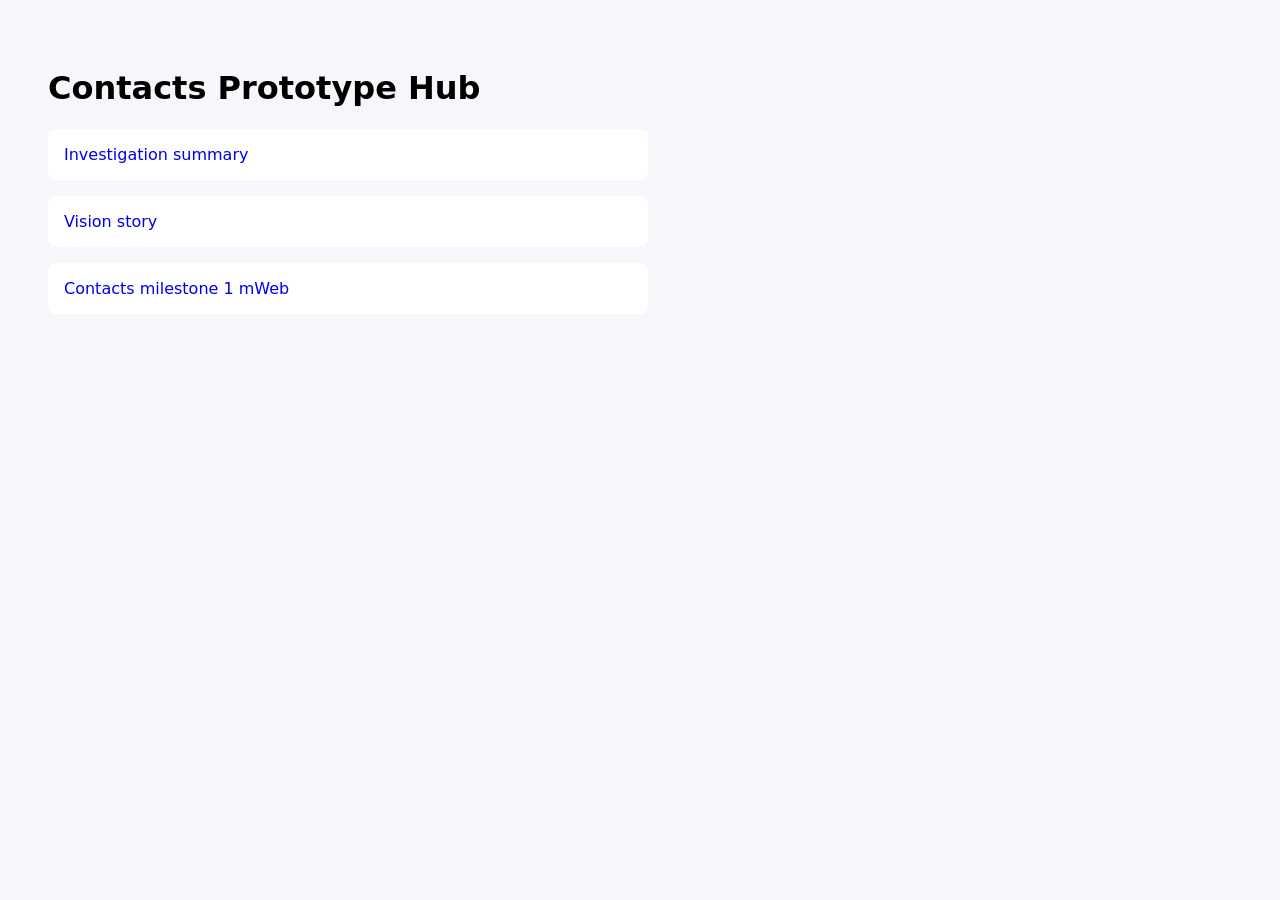
<file: index.html>
<!DOCTYPE html>
<html>
<head>
  <title>Contacts Prototype Hub</title>
  <meta name="viewport" content="width=device-width, initial-scale=1" />
</head>
<body style="font-family: system-ui; padding: 40px; background:#f5f7fa;">

  <h1>Contacts Prototype Hub</h1>

  <div style="display:grid; gap:16px; max-width:600px;">

    <a href="/contacts-prototype-gh-pages/contacts-investigation/" 
       style="padding:16px; background:white; border-radius:8px; text-decoration:none;">
      Investigation summary
    </a>

    <a href="/contacts-prototype-gh-pages/contacts-vision-viewer.html" 
       style="padding:16px; background:white; border-radius:8px; text-decoration:none;">
      Vision story
    </a>

    <a href="/contacts-prototype-gh-pages/prototype-m1-mobile.html" 
       style="padding:16px; background:white; border-radius:8px; text-decoration:none;">
      Contacts milestone 1 mWeb
    </a>

  </div>

</body>
</html>
</file>
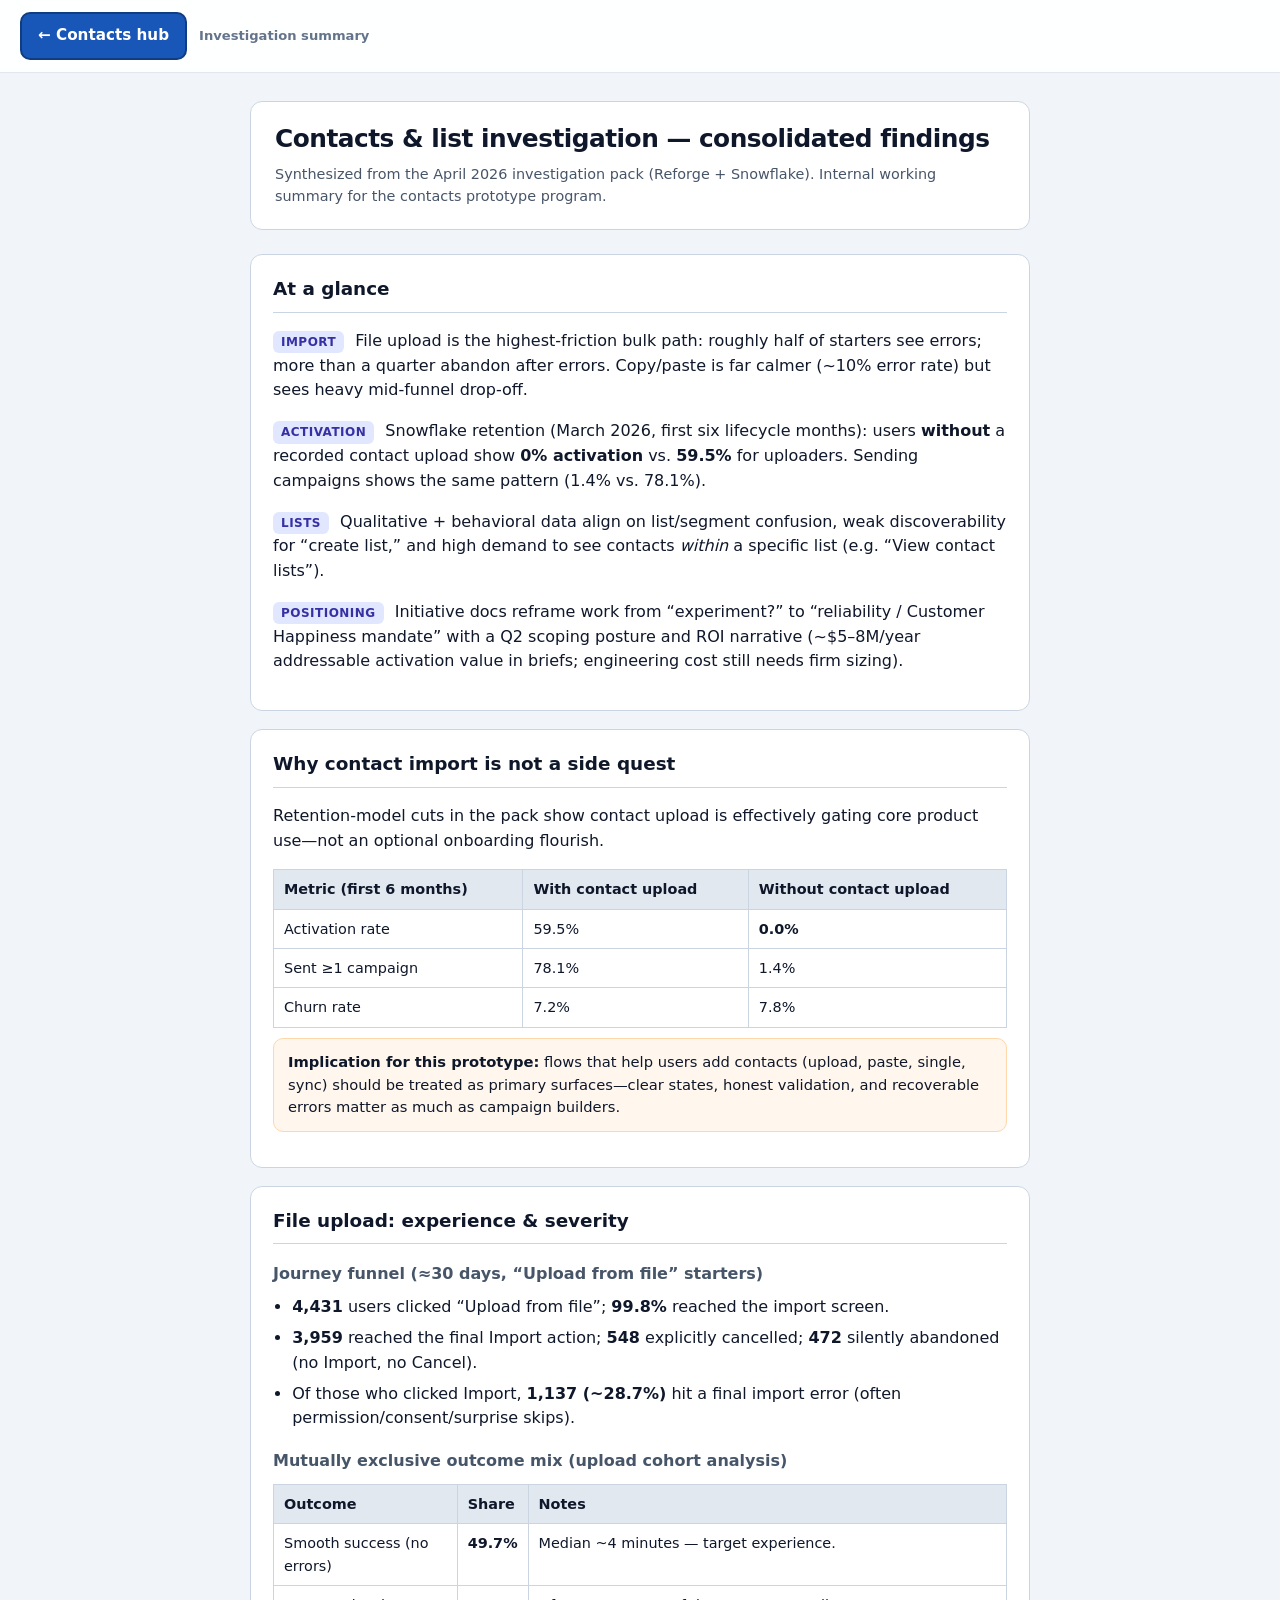
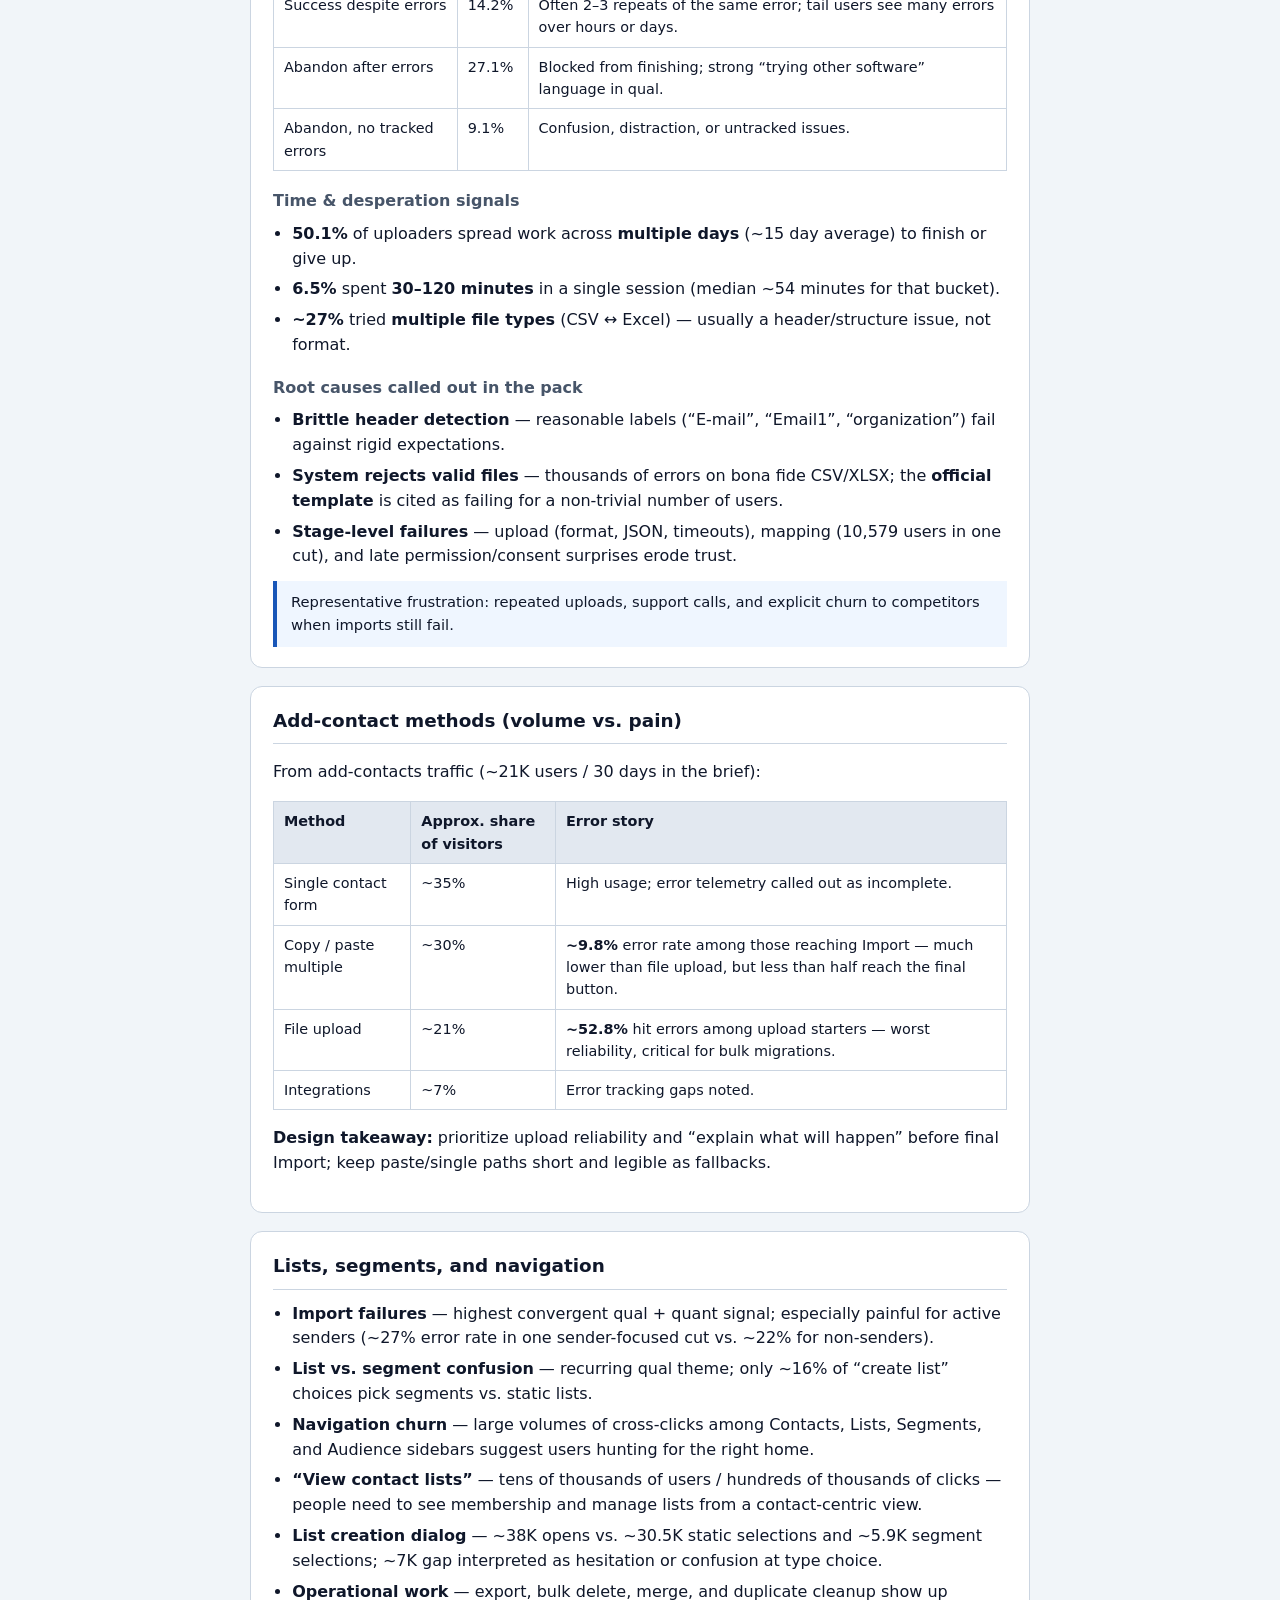
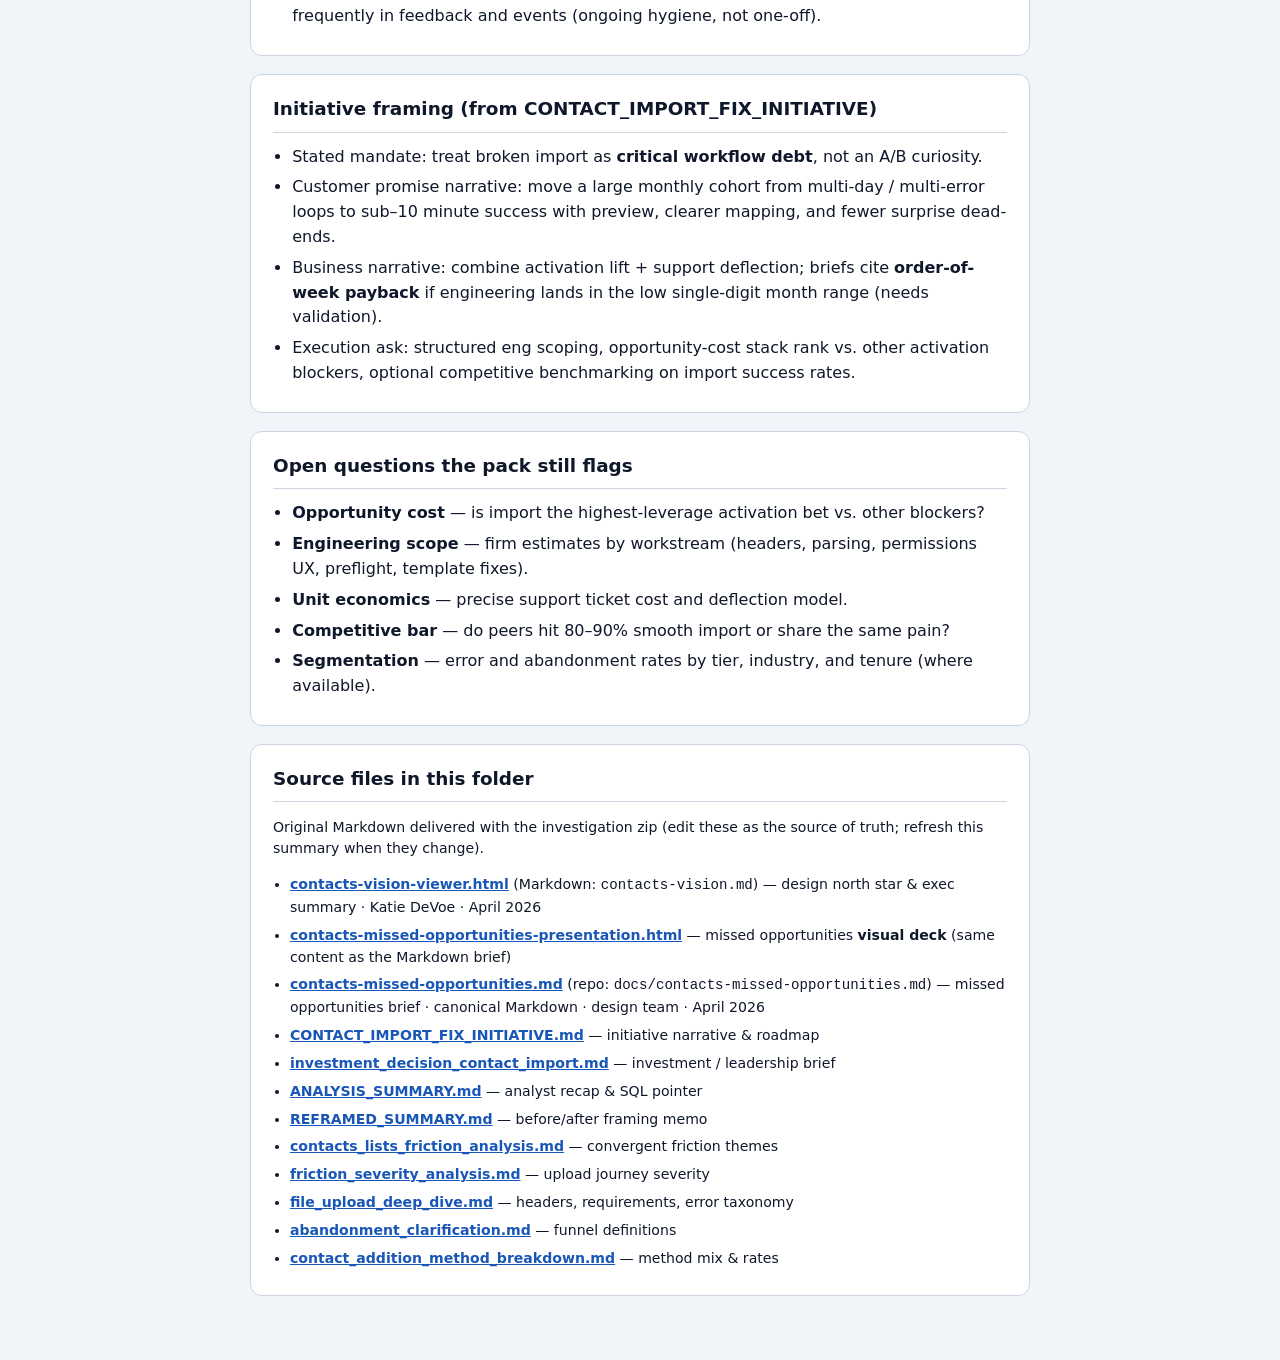
<file: contacts-investigation/index.html>
<!DOCTYPE html>
<html lang="en">
<head>
  <meta charset="utf-8" />
  <meta name="viewport" content="width=device-width, initial-scale=1" />
  <title>Contacts &amp; list investigation — hub summary</title>
  <link rel="stylesheet" href="../hub-subpage.css" />
  <style>
    :root {
      --ink: #0f172a;
      --muted: #475569;
      --line: #cbd5e1;
      --bg: #f1f5f9;
      --card: #ffffff;
      --accent: #1856b8;
      --danger: #b91c1c;
      --ok: #047857;
    }
    * { box-sizing: border-box; }
    body {
      margin: 0;
      font-family: system-ui, -apple-system, "Segoe UI", Roboto, sans-serif;
      font-size: 16px;
      line-height: 1.55;
      color: var(--ink);
      background: var(--bg);
    }
    .wrap {
      max-width: 820px;
      margin: 0 auto;
      padding: 28px 20px 48px;
    }
    header.doc-head {
      background: var(--card);
      border: 1px solid var(--line);
      border-radius: 12px;
      padding: 22px 24px;
      margin-bottom: 24px;
    }
    header.doc-head h1 {
      margin: 0 0 8px;
      font-size: 1.55rem;
      line-height: 1.25;
      letter-spacing: -0.02em;
    }
    header.doc-head .meta {
      margin: 0;
      font-size: 0.9rem;
      color: var(--muted);
    }
    section {
      background: var(--card);
      border: 1px solid var(--line);
      border-radius: 12px;
      padding: 20px 22px;
      margin-bottom: 18px;
    }
    section h2 {
      margin: 0 0 12px;
      font-size: 1.15rem;
      border-bottom: 1px solid var(--line);
      padding-bottom: 8px;
    }
    section h3 {
      margin: 18px 0 8px;
      font-size: 1rem;
      color: var(--muted);
    }
    ul { margin: 8px 0 0; padding-left: 1.2em; }
    li { margin-bottom: 6px; }
    table {
      width: 100%;
      border-collapse: collapse;
      font-size: 0.9rem;
      margin: 10px 0 0;
    }
    th, td {
      border: 1px solid var(--line);
      padding: 8px 10px;
      text-align: left;
      vertical-align: top;
    }
    th { background: #e2e8f0; font-weight: 700; }
    blockquote {
      margin: 12px 0 0;
      padding: 10px 14px;
      border-left: 4px solid var(--accent);
      background: #eff6ff;
      font-size: 0.92rem;
      color: var(--ink);
    }
    .tag {
      display: inline-block;
      font-size: 0.75rem;
      font-weight: 700;
      text-transform: uppercase;
      letter-spacing: 0.04em;
      padding: 2px 8px;
      border-radius: 6px;
      background: #e0e7ff;
      color: #3730a3;
      margin-right: 6px;
    }
    .sources {
      font-size: 0.88rem;
    }
    .sources a {
      color: var(--accent);
      font-weight: 600;
    }
    .callout {
      padding: 12px 14px;
      border-radius: 10px;
      background: #fff7ed;
      border: 1px solid #fed7aa;
      font-size: 0.92rem;
      margin-top: 10px;
    }
  </style>
</head>
<body>
  <nav class="hub-subpage-nav" aria-label="Hub">
    <a class="hub-subpage-nav__back" href="../index.html#hub">← Contacts hub</a>
    <span class="hub-subpage-nav__meta">Investigation summary</span>
  </nav>
  <div class="wrap">
    <header class="doc-head">
      <h1>Contacts &amp; list investigation — consolidated findings</h1>
      <p class="meta">Synthesized from the April 2026 investigation pack (Reforge + Snowflake). Internal working summary for the contacts prototype program.</p>
    </header>

    <section aria-labelledby="h-at-glance">
      <h2 id="h-at-glance">At a glance</h2>
      <p><span class="tag">Import</span> File upload is the highest-friction bulk path: roughly half of starters see errors; more than a quarter abandon after errors. Copy/paste is far calmer (~10% error rate) but sees heavy mid-funnel drop-off.</p>
      <p><span class="tag">Activation</span> Snowflake retention (March 2026, first six lifecycle months): users <strong>without</strong> a recorded contact upload show <strong>0% activation</strong> vs. <strong>59.5%</strong> for uploaders. Sending campaigns shows the same pattern (1.4% vs. 78.1%).</p>
      <p><span class="tag">Lists</span> Qualitative + behavioral data align on list/segment confusion, weak discoverability for “create list,” and high demand to see contacts <em>within</em> a specific list (e.g. “View contact lists”).</p>
      <p><span class="tag">Positioning</span> Initiative docs reframe work from “experiment?” to “reliability / Customer Happiness mandate” with a Q2 scoping posture and ROI narrative (~$5–8M/year addressable activation value in briefs; engineering cost still needs firm sizing).</p>
    </section>

    <section aria-labelledby="h-activation">
      <h2 id="h-activation">Why contact import is not a side quest</h2>
      <p>Retention-model cuts in the pack show contact upload is effectively gating core product use—not an optional onboarding flourish.</p>
      <table>
        <thead>
          <tr>
            <th scope="col">Metric (first 6 months)</th>
            <th scope="col">With contact upload</th>
            <th scope="col">Without contact upload</th>
          </tr>
        </thead>
        <tbody>
          <tr><td>Activation rate</td><td>59.5%</td><td><strong>0.0%</strong></td></tr>
          <tr><td>Sent ≥1 campaign</td><td>78.1%</td><td>1.4%</td></tr>
          <tr><td>Churn rate</td><td>7.2%</td><td>7.8%</td></tr>
        </tbody>
      </table>
      <p class="callout"><strong>Implication for this prototype:</strong> flows that help users add contacts (upload, paste, single, sync) should be treated as primary surfaces—clear states, honest validation, and recoverable errors matter as much as campaign builders.</p>
    </section>

    <section aria-labelledby="h-upload">
      <h2 id="h-upload">File upload: experience &amp; severity</h2>
      <h3>Journey funnel (≈30 days, “Upload from file” starters)</h3>
      <ul>
        <li><strong>4,431</strong> users clicked “Upload from file”; <strong>99.8%</strong> reached the import screen.</li>
        <li><strong>3,959</strong> reached the final Import action; <strong>548</strong> explicitly cancelled; <strong>472</strong> silently abandoned (no Import, no Cancel).</li>
        <li>Of those who clicked Import, <strong>1,137 (~28.7%)</strong> hit a final import error (often permission/consent/surprise skips).</li>
      </ul>
      <h3>Mutually exclusive outcome mix (upload cohort analysis)</h3>
      <table>
        <thead>
          <tr><th>Outcome</th><th>Share</th><th>Notes</th></tr>
        </thead>
        <tbody>
          <tr><td>Smooth success (no errors)</td><td><strong>49.7%</strong></td><td>Median ~4 minutes — target experience.</td></tr>
          <tr><td>Success despite errors</td><td>14.2%</td><td>Often 2–3 repeats of the same error; tail users see many errors over hours or days.</td></tr>
          <tr><td>Abandon after errors</td><td>27.1%</td><td>Blocked from finishing; strong “trying other software” language in qual.</td></tr>
          <tr><td>Abandon, no tracked errors</td><td>9.1%</td><td>Confusion, distraction, or untracked issues.</td></tr>
        </tbody>
      </table>
      <h3>Time &amp; desperation signals</h3>
      <ul>
        <li><strong>50.1%</strong> of uploaders spread work across <strong>multiple days</strong> (~15 day average) to finish or give up.</li>
        <li><strong>6.5%</strong> spent <strong>30–120 minutes</strong> in a single session (median ~54 minutes for that bucket).</li>
        <li><strong>~27%</strong> tried <strong>multiple file types</strong> (CSV ↔ Excel) — usually a header/structure issue, not format.</li>
      </ul>
      <h3>Root causes called out in the pack</h3>
      <ul>
        <li><strong>Brittle header detection</strong> — reasonable labels (“E-mail”, “Email1”, “organization”) fail against rigid expectations.</li>
        <li><strong>System rejects valid files</strong> — thousands of errors on bona fide CSV/XLSX; the <strong>official template</strong> is cited as failing for a non-trivial number of users.</li>
        <li><strong>Stage-level failures</strong> — upload (format, JSON, timeouts), mapping (10,579 users in one cut), and late permission/consent surprises erode trust.</li>
      </ul>
      <blockquote>Representative frustration: repeated uploads, support calls, and explicit churn to competitors when imports still fail.</blockquote>
    </section>

    <section aria-labelledby="h-methods">
      <h2 id="h-methods">Add-contact methods (volume vs. pain)</h2>
      <p>From add-contacts traffic (~21K users / 30 days in the brief):</p>
      <table>
        <thead>
          <tr><th>Method</th><th>Approx. share of visitors</th><th>Error story</th></tr>
        </thead>
        <tbody>
          <tr><td>Single contact form</td><td>~35%</td><td>High usage; error telemetry called out as incomplete.</td></tr>
          <tr><td>Copy / paste multiple</td><td>~30%</td><td><strong>~9.8%</strong> error rate among those reaching Import — much lower than file upload, but less than half reach the final button.</td></tr>
          <tr><td>File upload</td><td>~21%</td><td><strong>~52.8%</strong> hit errors among upload starters — worst reliability, critical for bulk migrations.</td></tr>
          <tr><td>Integrations</td><td>~7%</td><td>Error tracking gaps noted.</td></tr>
        </tbody>
      </table>
      <p><strong>Design takeaway:</strong> prioritize upload reliability and “explain what will happen” before final Import; keep paste/single paths short and legible as fallbacks.</p>
    </section>

    <section aria-labelledby="h-lists">
      <h2 id="h-lists">Lists, segments, and navigation</h2>
      <ul>
        <li><strong>Import failures</strong> — highest convergent qual + quant signal; especially painful for active senders (~27% error rate in one sender-focused cut vs. ~22% for non-senders).</li>
        <li><strong>List vs. segment confusion</strong> — recurring qual theme; only ~16% of “create list” choices pick segments vs. static lists.</li>
        <li><strong>Navigation churn</strong> — large volumes of cross-clicks among Contacts, Lists, Segments, and Audience sidebars suggest users hunting for the right home.</li>
        <li><strong>“View contact lists”</strong> — tens of thousands of users / hundreds of thousands of clicks — people need to see membership and manage lists from a contact-centric view.</li>
        <li><strong>List creation dialog</strong> — ~38K opens vs. ~30.5K static selections and ~5.9K segment selections; ~7K gap interpreted as hesitation or confusion at type choice.</li>
        <li><strong>Operational work</strong> — export, bulk delete, merge, and duplicate cleanup show up frequently in feedback and events (ongoing hygiene, not one-off).</li>
      </ul>
    </section>

    <section aria-labelledby="h-initiative">
      <h2 id="h-initiative">Initiative framing (from CONTACT_IMPORT_FIX_INITIATIVE)</h2>
      <ul>
        <li>Stated mandate: treat broken import as <strong>critical workflow debt</strong>, not an A/B curiosity.</li>
        <li>Customer promise narrative: move a large monthly cohort from multi-day / multi-error loops to sub–10 minute success with preview, clearer mapping, and fewer surprise dead-ends.</li>
        <li>Business narrative: combine activation lift + support deflection; briefs cite <strong>order-of-week payback</strong> if engineering lands in the low single-digit month range (needs validation).</li>
        <li>Execution ask: structured eng scoping, opportunity-cost stack rank vs. other activation blockers, optional competitive benchmarking on import success rates.</li>
      </ul>
    </section>

    <section aria-labelledby="h-gaps">
      <h2 id="h-gaps">Open questions the pack still flags</h2>
      <ul>
        <li><strong>Opportunity cost</strong> — is import the highest-leverage activation bet vs. other blockers?</li>
        <li><strong>Engineering scope</strong> — firm estimates by workstream (headers, parsing, permissions UX, preflight, template fixes).</li>
        <li><strong>Unit economics</strong> — precise support ticket cost and deflection model.</li>
        <li><strong>Competitive bar</strong> — do peers hit 80–90% smooth import or share the same pain?</li>
        <li><strong>Segmentation</strong> — error and abandonment rates by tier, industry, and tenure (where available).</li>
      </ul>
    </section>

    <section class="sources" aria-labelledby="h-sources">
      <h2 id="h-sources">Source files in this folder</h2>
      <p>Original Markdown delivered with the investigation zip (edit these as the source of truth; refresh this summary when they change).</p>
      <ul>
        <li><a href="../contacts-vision-viewer.html">contacts-vision-viewer.html</a> (Markdown: <code>contacts-vision.md</code>) — design north star &amp; exec summary · Katie DeVoe · April 2026</li>
        <li><a href="../contacts-missed-opportunities-presentation.html">contacts-missed-opportunities-presentation.html</a> — missed opportunities <strong>visual deck</strong> (same content as the Markdown brief)</li>
        <li><a href="../contacts-missed-opportunities.md">contacts-missed-opportunities.md</a> (repo: <code>docs/contacts-missed-opportunities.md</code>) — missed opportunities brief · canonical Markdown · design team · April 2026</li>
        <li><a href="./CONTACT_IMPORT_FIX_INITIATIVE.md">CONTACT_IMPORT_FIX_INITIATIVE.md</a> — initiative narrative &amp; roadmap</li>
        <li><a href="./investment_decision_contact_import.md">investment_decision_contact_import.md</a> — investment / leadership brief</li>
        <li><a href="./ANALYSIS_SUMMARY.md">ANALYSIS_SUMMARY.md</a> — analyst recap &amp; SQL pointer</li>
        <li><a href="./REFRAMED_SUMMARY.md">REFRAMED_SUMMARY.md</a> — before/after framing memo</li>
        <li><a href="./contacts_lists_friction_analysis.md">contacts_lists_friction_analysis.md</a> — convergent friction themes</li>
        <li><a href="./friction_severity_analysis.md">friction_severity_analysis.md</a> — upload journey severity</li>
        <li><a href="./file_upload_deep_dive.md">file_upload_deep_dive.md</a> — headers, requirements, error taxonomy</li>
        <li><a href="./abandonment_clarification.md">abandonment_clarification.md</a> — funnel definitions</li>
        <li><a href="./contact_addition_method_breakdown.md">contact_addition_method_breakdown.md</a> — method mix &amp; rates</li>
      </ul>
    </section>
  </div>
</body>
</html>
</file>
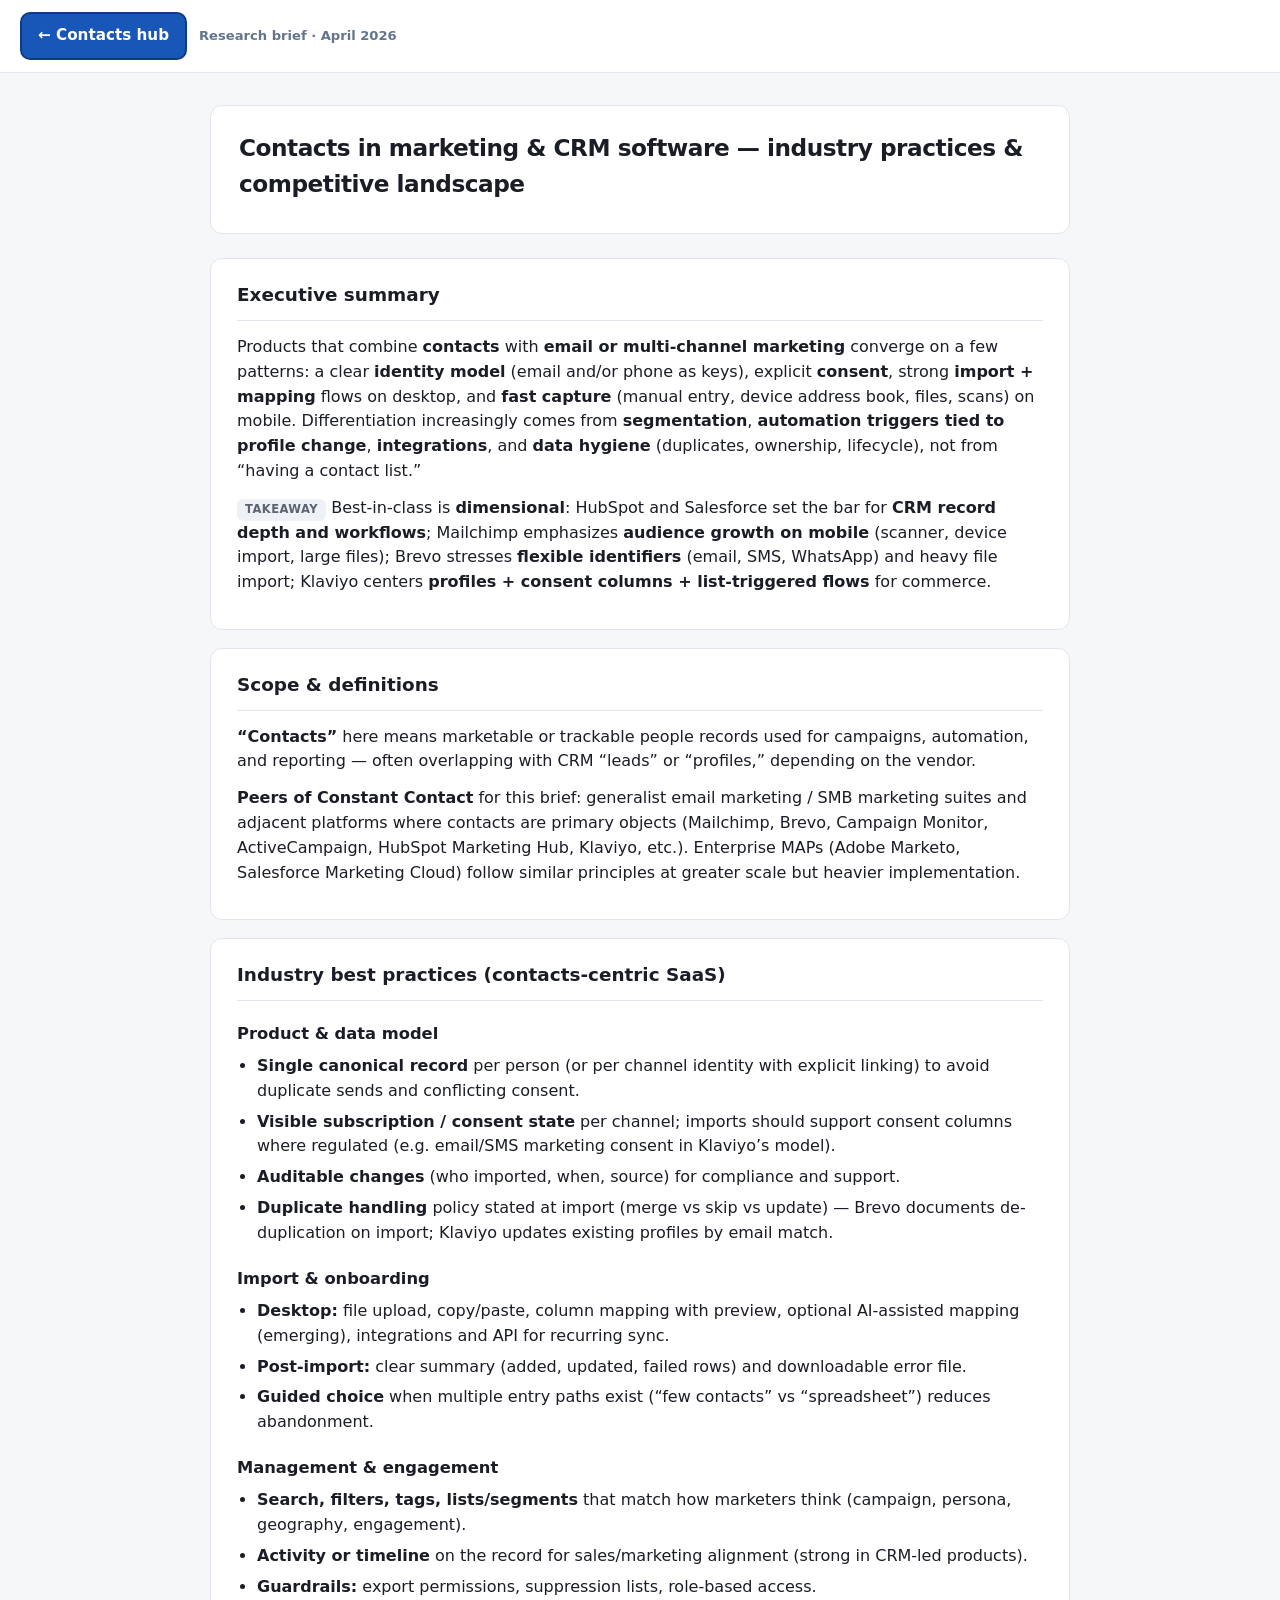
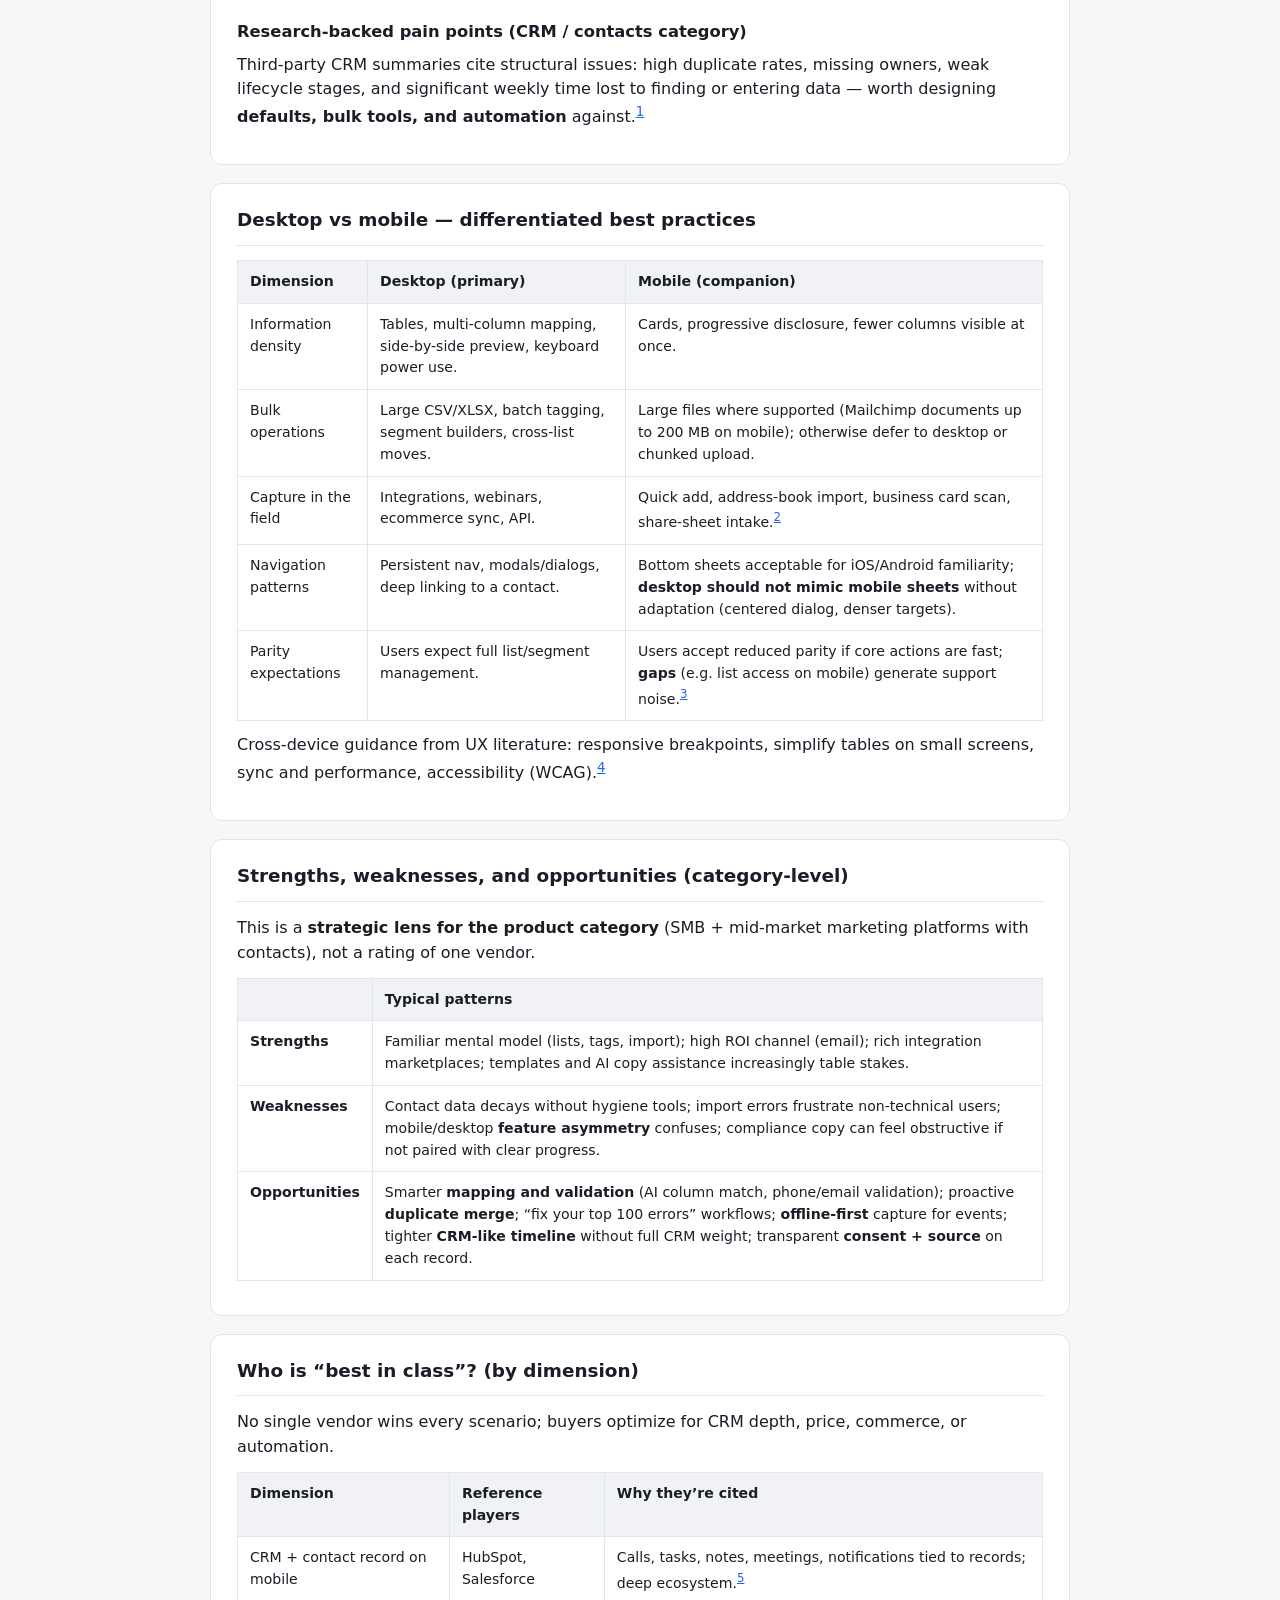
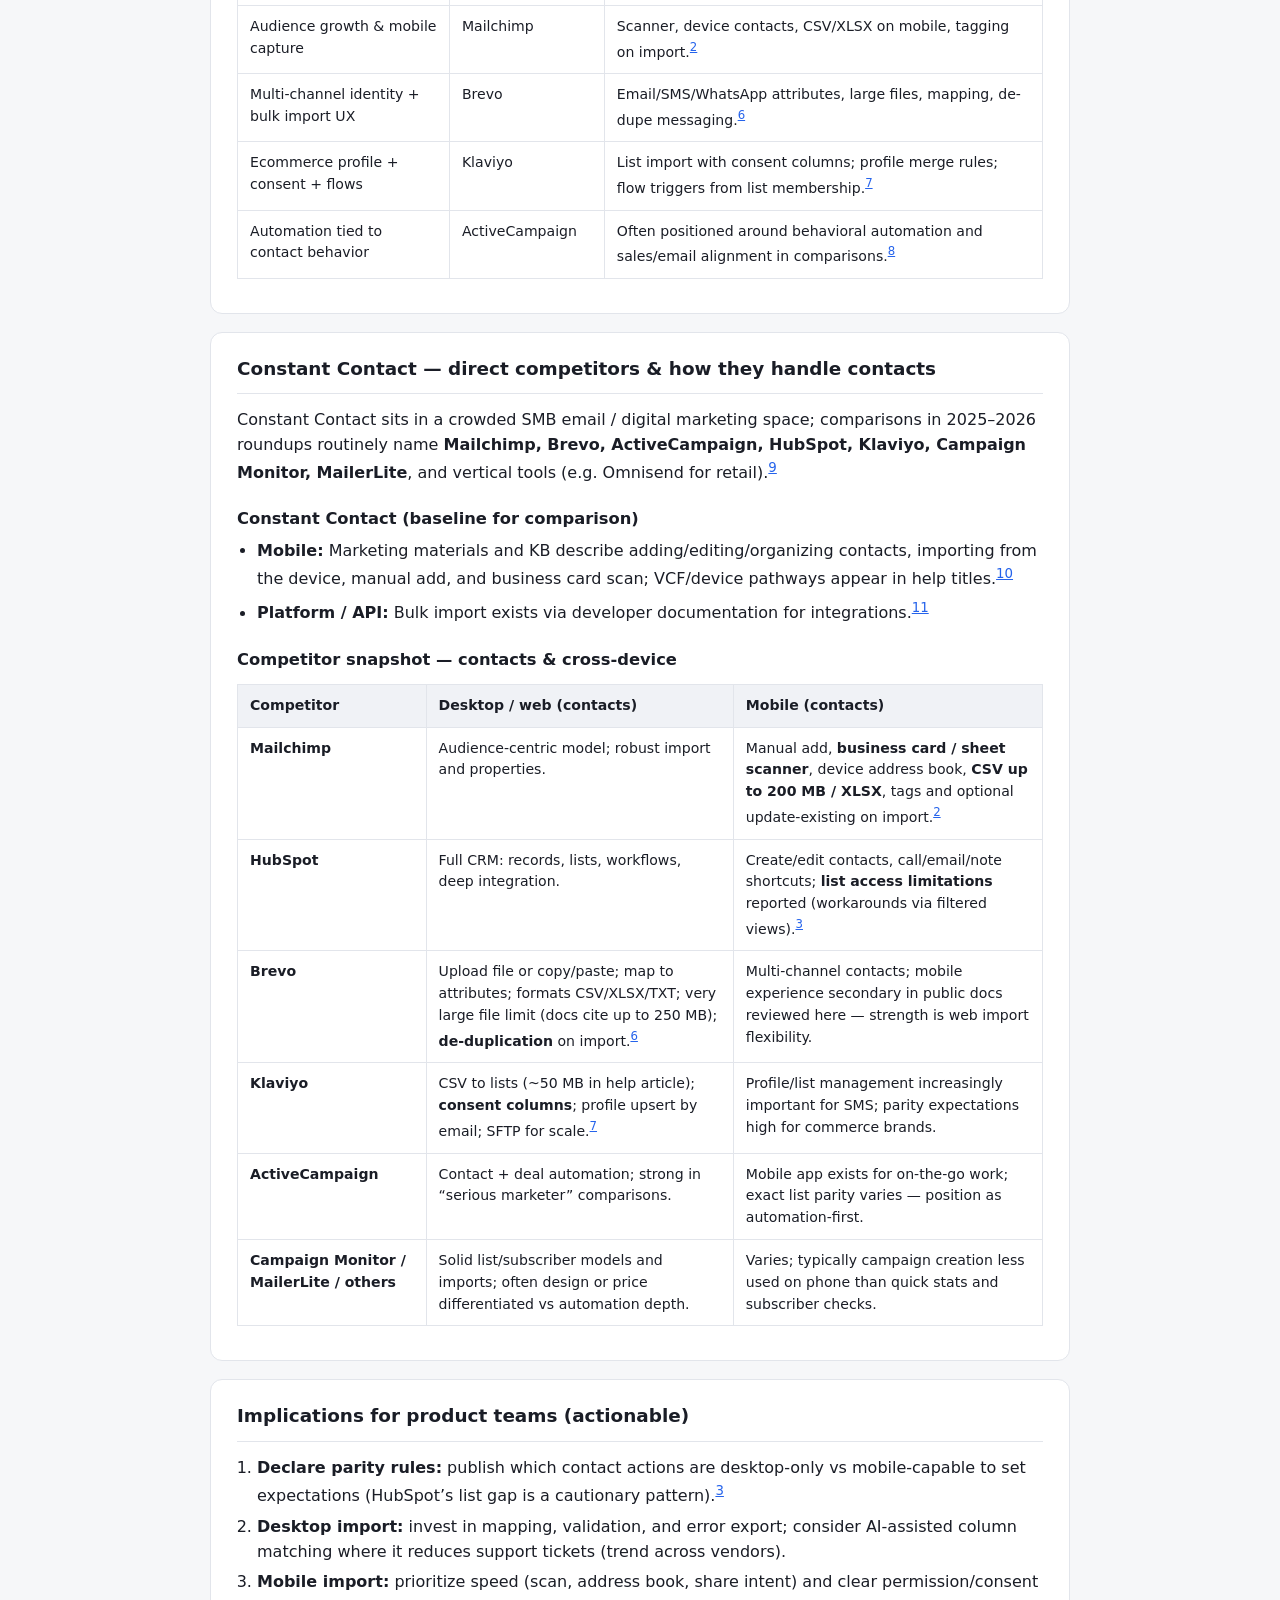
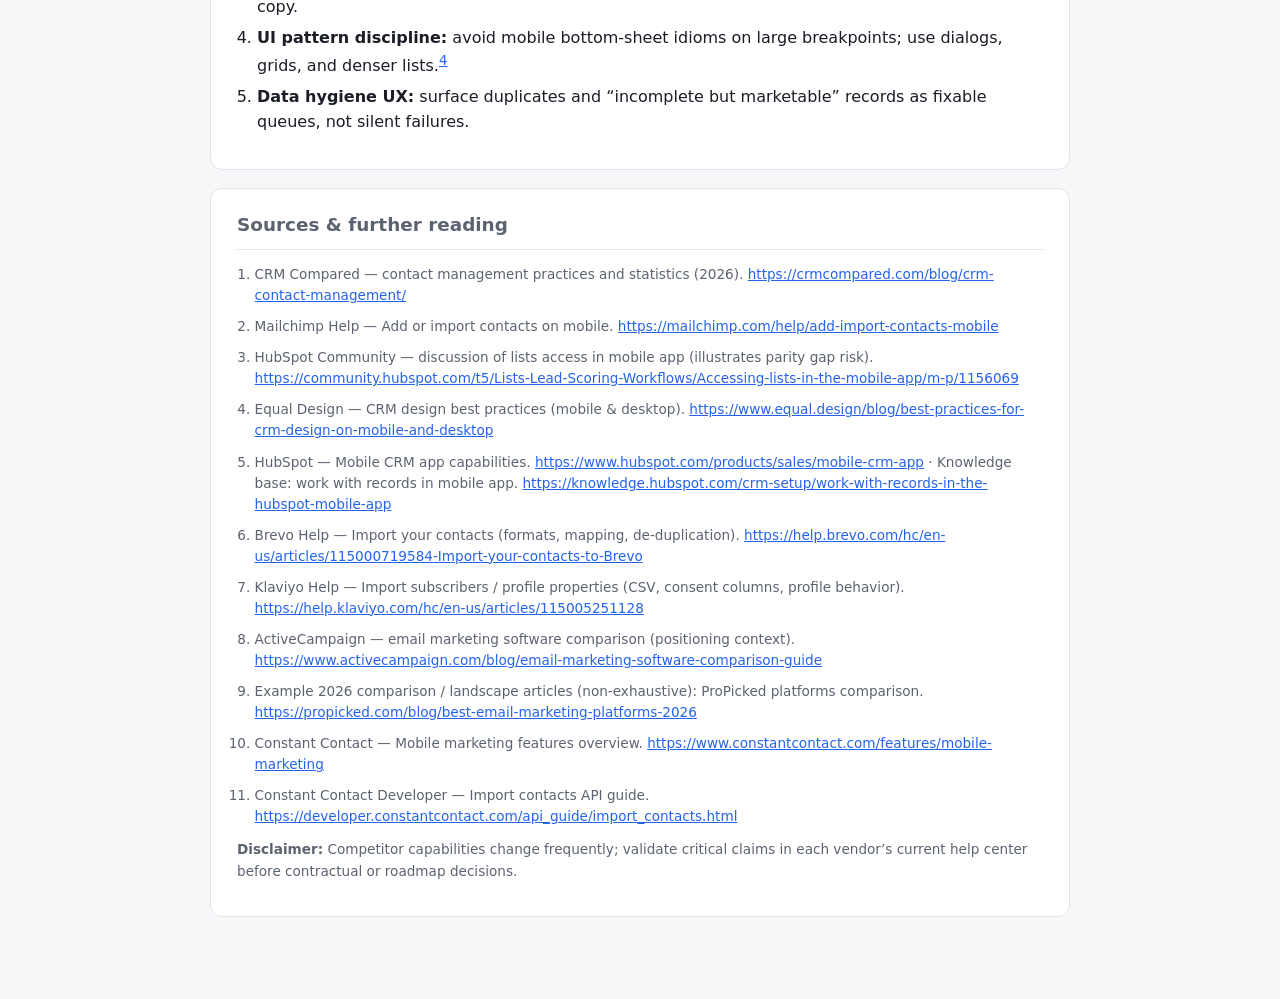
<file: contacts-competitive-research-brief-2026-04-21.html>
<!DOCTYPE html>
<html lang="en">
<head>
  <meta charset="utf-8" />
  <meta name="viewport" content="width=device-width, initial-scale=1" />
  <title>Contacts UX &amp; Competitive Research — Marketing / CRM SaaS (April 2026)</title>
  <link rel="stylesheet" href="./hub-subpage.css" />
  <style>
    :root {
      --bg: #f6f7f9;
      --card: #fff;
      --text: #1a1d26;
      --muted: #5c6370;
      --border: #e2e5eb;
      --accent: #2563eb;
    }
    * { box-sizing: border-box; }
    body {
      margin: 0;
      font-family: system-ui, -apple-system, "Segoe UI", Roboto, "Helvetica Neue", Arial, sans-serif;
      font-size: 16px;
      line-height: 1.55;
      color: var(--text);
      background: var(--bg);
    }
    .wrap { max-width: 900px; margin: 0 auto; padding: 32px 20px 64px; }
    header {
      background: var(--card);
      border: 1px solid var(--border);
      border-radius: 12px;
      padding: 24px 28px;
      margin-bottom: 24px;
    }
    header h1 { margin: 0 0 8px; font-size: 1.45rem; letter-spacing: -0.02em; }
    section {
      background: var(--card);
      border: 1px solid var(--border);
      border-radius: 12px;
      padding: 22px 26px;
      margin-bottom: 18px;
    }
    h2 { margin: 0 0 14px; font-size: 1.15rem; border-bottom: 1px solid var(--border); padding-bottom: 10px; }
    h3 { margin: 20px 0 8px; font-size: 1.02rem; }
    p { margin: 0 0 12px; }
    ul, ol { margin: 0 0 12px; padding-left: 1.25rem; }
    li { margin-bottom: 6px; }
    table {
      width: 100%;
      border-collapse: collapse;
      font-size: 0.88rem;
      margin: 12px 0;
    }
    th, td { border: 1px solid var(--border); padding: 10px 12px; text-align: left; vertical-align: top; }
    th { background: #f0f2f6; font-weight: 600; }
    .tag { display: inline-block; font-size: 0.72rem; font-weight: 600; text-transform: uppercase; letter-spacing: 0.04em; padding: 2px 8px; border-radius: 6px; background: #eef1f6; color: var(--muted); }
    a { color: var(--accent); }
    .footnotes { font-size: 0.85rem; color: var(--muted); }
    .footnotes ol { padding-left: 1.1rem; }
    .footnotes li { margin-bottom: 10px; word-break: break-word; }
    @media print {
      body { background: #fff; }
      section { break-inside: avoid; box-shadow: none; }
    }
  </style>
</head>
<body>
  <nav class="hub-subpage-nav" aria-label="Hub">
    <a class="hub-subpage-nav__back" href="./index.html#hub">← Contacts hub</a>
    <span class="hub-subpage-nav__meta">Research brief · April 2026</span>
  </nav>
  <div class="wrap">
    <header>
      <h1>Contacts in marketing &amp; CRM software — industry practices &amp; competitive landscape</h1>
    </header>

    <section id="exec">
      <h2>Executive summary</h2>
      <p>Products that combine <strong>contacts</strong> with <strong>email or multi-channel marketing</strong> converge on a few patterns: a clear <strong>identity model</strong> (email and/or phone as keys), explicit <strong>consent</strong>, strong <strong>import + mapping</strong> flows on desktop, and <strong>fast capture</strong> (manual entry, device address book, files, scans) on mobile. Differentiation increasingly comes from <strong>segmentation</strong>, <strong>automation triggers tied to profile change</strong>, <strong>integrations</strong>, and <strong>data hygiene</strong> (duplicates, ownership, lifecycle), not from “having a contact list.”</p>
      <p><span class="tag">Takeaway</span> Best-in-class is <strong>dimensional</strong>: HubSpot and Salesforce set the bar for <strong>CRM record depth and workflows</strong>; Mailchimp emphasizes <strong>audience growth on mobile</strong> (scanner, device import, large files); Brevo stresses <strong>flexible identifiers</strong> (email, SMS, WhatsApp) and heavy file import; Klaviyo centers <strong>profiles + consent columns + list-triggered flows</strong> for commerce.</p>
    </section>

    <section id="scope">
      <h2>Scope &amp; definitions</h2>
      <p><strong>“Contacts”</strong> here means marketable or trackable people records used for campaigns, automation, and reporting — often overlapping with CRM “leads” or “profiles,” depending on the vendor.</p>
      <p><strong>Peers of Constant Contact</strong> for this brief: generalist email marketing / SMB marketing suites and adjacent platforms where contacts are primary objects (Mailchimp, Brevo, Campaign Monitor, ActiveCampaign, HubSpot Marketing Hub, Klaviyo, etc.). Enterprise MAPs (Adobe Marketo, Salesforce Marketing Cloud) follow similar principles at greater scale but heavier implementation.</p>
    </section>

    <section id="practices">
      <h2>Industry best practices (contacts-centric SaaS)</h2>

      <h3>Product &amp; data model</h3>
      <ul>
        <li><strong>Single canonical record</strong> per person (or per channel identity with explicit linking) to avoid duplicate sends and conflicting consent.</li>
        <li><strong>Visible subscription / consent state</strong> per channel; imports should support consent columns where regulated (e.g. email/SMS marketing consent in Klaviyo’s model).</li>
        <li><strong>Auditable changes</strong> (who imported, when, source) for compliance and support.</li>
        <li><strong>Duplicate handling</strong> policy stated at import (merge vs skip vs update) — Brevo documents de-duplication on import; Klaviyo updates existing profiles by email match.</li>
      </ul>

      <h3>Import &amp; onboarding</h3>
      <ul>
        <li><strong>Desktop:</strong> file upload, copy/paste, column mapping with preview, optional AI-assisted mapping (emerging), integrations and API for recurring sync.</li>
        <li><strong>Post-import:</strong> clear summary (added, updated, failed rows) and downloadable error file.</li>
        <li><strong>Guided choice</strong> when multiple entry paths exist (“few contacts” vs “spreadsheet”) reduces abandonment.</li>
      </ul>

      <h3>Management &amp; engagement</h3>
      <ul>
        <li><strong>Search, filters, tags, lists/segments</strong> that match how marketers think (campaign, persona, geography, engagement).</li>
        <li><strong>Activity or timeline</strong> on the record for sales/marketing alignment (strong in CRM-led products).</li>
        <li><strong>Guardrails:</strong> export permissions, suppression lists, role-based access.</li>
      </ul>

      <h3>Research-backed pain points (CRM / contacts category)</h3>
      <p>Third-party CRM summaries cite structural issues: high duplicate rates, missing owners, weak lifecycle stages, and significant weekly time lost to finding or entering data — worth designing <strong>defaults, bulk tools, and automation</strong> against.<sup><a href="#fn-crm">1</a></sup></p>
    </section>

    <section id="desktop-mobile">
      <h2>Desktop vs mobile — differentiated best practices</h2>
      <table>
        <thead>
          <tr>
            <th>Dimension</th>
            <th>Desktop (primary)</th>
            <th>Mobile (companion)</th>
          </tr>
        </thead>
        <tbody>
          <tr>
            <td>Information density</td>
            <td>Tables, multi-column mapping, side-by-side preview, keyboard power use.</td>
            <td>Cards, progressive disclosure, fewer columns visible at once.</td>
          </tr>
          <tr>
            <td>Bulk operations</td>
            <td>Large CSV/XLSX, batch tagging, segment builders, cross-list moves.</td>
            <td>Large files where supported (Mailchimp documents up to 200 MB on mobile); otherwise defer to desktop or chunked upload.</td>
          </tr>
          <tr>
            <td>Capture in the field</td>
            <td>Integrations, webinars, ecommerce sync, API.</td>
            <td>Quick add, address-book import, business card scan, share-sheet intake.<sup><a href="#fn-mc">2</a></sup></td>
          </tr>
          <tr>
            <td>Navigation patterns</td>
            <td>Persistent nav, modals/dialogs, deep linking to a contact.</td>
            <td>Bottom sheets acceptable for iOS/Android familiarity; <strong>desktop should not mimic mobile sheets</strong> without adaptation (centered dialog, denser targets).</td>
          </tr>
          <tr>
            <td>Parity expectations</td>
            <td>Users expect full list/segment management.</td>
            <td>Users accept reduced parity if core actions are fast; <strong>gaps</strong> (e.g. list access on mobile) generate support noise.<sup><a href="#fn-hs">3</a></sup></td>
          </tr>
        </tbody>
      </table>
      <p>Cross-device guidance from UX literature: responsive breakpoints, simplify tables on small screens, sync and performance, accessibility (WCAG).<sup><a href="#fn-equal">4</a></sup></p>
    </section>

    <section id="swot">
      <h2>Strengths, weaknesses, and opportunities (category-level)</h2>
      <p>This is a <strong>strategic lens for the product category</strong> (SMB + mid-market marketing platforms with contacts), not a rating of one vendor.</p>
      <table>
        <thead>
          <tr><th></th><th>Typical patterns</th></tr>
        </thead>
        <tbody>
          <tr>
            <td><strong>Strengths</strong></td>
            <td>Familiar mental model (lists, tags, import); high ROI channel (email); rich integration marketplaces; templates and AI copy assistance increasingly table stakes.</td>
          </tr>
          <tr>
            <td><strong>Weaknesses</strong></td>
            <td>Contact data decays without hygiene tools; import errors frustrate non-technical users; mobile/desktop <strong>feature asymmetry</strong> confuses; compliance copy can feel obstructive if not paired with clear progress.</td>
          </tr>
          <tr>
            <td><strong>Opportunities</strong></td>
            <td>Smarter <strong>mapping and validation</strong> (AI column match, phone/email validation); proactive <strong>duplicate merge</strong>; “fix your top 100 errors” workflows; <strong>offline-first</strong> capture for events; tighter <strong>CRM-like timeline</strong> without full CRM weight; transparent <strong>consent + source</strong> on each record.</td>
          </tr>
        </tbody>
      </table>
    </section>

    <section id="bic">
      <h2>Who is “best in class”? (by dimension)</h2>
      <p>No single vendor wins every scenario; buyers optimize for CRM depth, price, commerce, or automation.</p>
      <table>
        <thead>
          <tr><th>Dimension</th><th>Reference players</th><th>Why they’re cited</th></tr>
        </thead>
        <tbody>
          <tr>
            <td>CRM + contact record on mobile</td>
            <td>HubSpot, Salesforce</td>
            <td>Calls, tasks, notes, meetings, notifications tied to records; deep ecosystem.<sup><a href="#fn-hs2">5</a></sup></td>
          </tr>
          <tr>
            <td>Audience growth &amp; mobile capture</td>
            <td>Mailchimp</td>
            <td>Scanner, device contacts, CSV/XLSX on mobile, tagging on import.<sup><a href="#fn-mc">2</a></sup></td>
          </tr>
          <tr>
            <td>Multi-channel identity + bulk import UX</td>
            <td>Brevo</td>
            <td>Email/SMS/WhatsApp attributes, large files, mapping, de-dupe messaging.<sup><a href="#fn-br">6</a></sup></td>
          </tr>
          <tr>
            <td>Ecommerce profile + consent + flows</td>
            <td>Klaviyo</td>
            <td>List import with consent columns; profile merge rules; flow triggers from list membership.<sup><a href="#fn-kl">7</a></sup></td>
          </tr>
          <tr>
            <td>Automation tied to contact behavior</td>
            <td>ActiveCampaign</td>
            <td>Often positioned around behavioral automation and sales/email alignment in comparisons.<sup><a href="#fn-ac">8</a></sup></td>
          </tr>
        </tbody>
      </table>
    </section>

    <section id="competitors">
      <h2>Constant Contact — direct competitors &amp; how they handle contacts</h2>
      <p>Constant Contact sits in a crowded SMB email / digital marketing space; comparisons in 2025–2026 roundups routinely name <strong>Mailchimp, Brevo, ActiveCampaign, HubSpot, Klaviyo, Campaign Monitor, MailerLite</strong>, and vertical tools (e.g. Omnisend for retail).<sup><a href="#fn-roundup">9</a></sup></p>

      <h3>Constant Contact (baseline for comparison)</h3>
      <ul>
        <li><strong>Mobile:</strong> Marketing materials and KB describe adding/editing/organizing contacts, importing from the device, manual add, and business card scan; VCF/device pathways appear in help titles.<sup><a href="#fn-ctct">10</a></sup></li>
        <li><strong>Platform / API:</strong> Bulk import exists via developer documentation for integrations.<sup><a href="#fn-ctct-api">11</a></sup></li>
      </ul>

      <h3>Competitor snapshot — contacts &amp; cross-device</h3>
      <table>
        <thead>
          <tr>
            <th>Competitor</th>
            <th>Desktop / web (contacts)</th>
            <th>Mobile (contacts)</th>
          </tr>
        </thead>
        <tbody>
          <tr>
            <td><strong>Mailchimp</strong></td>
            <td>Audience-centric model; robust import and properties.</td>
            <td>Manual add, <strong>business card / sheet scanner</strong>, device address book, <strong>CSV up to 200 MB / XLSX</strong>, tags and optional update-existing on import.<sup><a href="#fn-mc">2</a></sup></td>
          </tr>
          <tr>
            <td><strong>HubSpot</strong></td>
            <td>Full CRM: records, lists, workflows, deep integration.</td>
            <td>Create/edit contacts, call/email/note shortcuts; <strong>list access limitations</strong> reported (workarounds via filtered views).<sup><a href="#fn-hs">3</a></sup></td>
          </tr>
          <tr>
            <td><strong>Brevo</strong></td>
            <td>Upload file or copy/paste; map to attributes; formats CSV/XLSX/TXT; very large file limit (docs cite up to 250 MB); <strong>de-duplication</strong> on import.<sup><a href="#fn-br">6</a></sup></td>
            <td>Multi-channel contacts; mobile experience secondary in public docs reviewed here — strength is web import flexibility.</td>
          </tr>
          <tr>
            <td><strong>Klaviyo</strong></td>
            <td>CSV to lists (~50 MB in help article); <strong>consent columns</strong>; profile upsert by email; SFTP for scale.<sup><a href="#fn-kl">7</a></sup></td>
            <td>Profile/list management increasingly important for SMS; parity expectations high for commerce brands.</td>
          </tr>
          <tr>
            <td><strong>ActiveCampaign</strong></td>
            <td>Contact + deal automation; strong in “serious marketer” comparisons.</td>
            <td>Mobile app exists for on-the-go work; exact list parity varies — position as automation-first.</td>
          </tr>
          <tr>
            <td><strong>Campaign Monitor / MailerLite / others</strong></td>
            <td>Solid list/subscriber models and imports; often design or price differentiated vs automation depth.</td>
            <td>Varies; typically campaign creation less used on phone than quick stats and subscriber checks.</td>
          </tr>
        </tbody>
      </table>
    </section>

    <section id="implications">
      <h2>Implications for product teams (actionable)</h2>
      <ol>
        <li><strong>Declare parity rules:</strong> publish which contact actions are desktop-only vs mobile-capable to set expectations (HubSpot’s list gap is a cautionary pattern).<sup><a href="#fn-hs">3</a></sup></li>
        <li><strong>Desktop import:</strong> invest in mapping, validation, and error export; consider AI-assisted column matching where it reduces support tickets (trend across vendors).</li>
        <li><strong>Mobile import:</strong> prioritize speed (scan, address book, share intent) and clear permission/consent copy.</li>
        <li><strong>UI pattern discipline:</strong> avoid mobile bottom-sheet idioms on large breakpoints; use dialogs, grids, and denser lists.<sup><a href="#fn-equal">4</a></sup></li>
        <li><strong>Data hygiene UX:</strong> surface duplicates and “incomplete but marketable” records as fixable queues, not silent failures.</li>
      </ol>
    </section>

    <section id="sources" class="footnotes">
      <h2>Sources &amp; further reading</h2>
      <ol>
        <li id="fn-crm">CRM Compared — contact management practices and statistics (2026). <a href="https://crmcompared.com/blog/crm-contact-management/">https://crmcompared.com/blog/crm-contact-management/</a></li>
        <li id="fn-mc">Mailchimp Help — Add or import contacts on mobile. <a href="https://mailchimp.com/help/add-import-contacts-mobile">https://mailchimp.com/help/add-import-contacts-mobile</a></li>
        <li id="fn-hs">HubSpot Community — discussion of lists access in mobile app (illustrates parity gap risk). <a href="https://community.hubspot.com/t5/Lists-Lead-Scoring-Workflows/Accessing-lists-in-the-mobile-app/m-p/1156069">https://community.hubspot.com/t5/Lists-Lead-Scoring-Workflows/Accessing-lists-in-the-mobile-app/m-p/1156069</a></li>
        <li id="fn-equal">Equal Design — CRM design best practices (mobile &amp; desktop). <a href="https://www.equal.design/blog/best-practices-for-crm-design-on-mobile-and-desktop">https://www.equal.design/blog/best-practices-for-crm-design-on-mobile-and-desktop</a></li>
        <li id="fn-hs2">HubSpot — Mobile CRM app capabilities. <a href="https://www.hubspot.com/products/sales/mobile-crm-app">https://www.hubspot.com/products/sales/mobile-crm-app</a> · Knowledge base: work with records in mobile app. <a href="https://knowledge.hubspot.com/crm-setup/work-with-records-in-the-hubspot-mobile-app">https://knowledge.hubspot.com/crm-setup/work-with-records-in-the-hubspot-mobile-app</a></li>
        <li id="fn-br">Brevo Help — Import your contacts (formats, mapping, de-duplication). <a href="https://help.brevo.com/hc/en-us/articles/115000719584-Import-your-contacts-to-Brevo">https://help.brevo.com/hc/en-us/articles/115000719584-Import-your-contacts-to-Brevo</a></li>
        <li id="fn-kl">Klaviyo Help — Import subscribers / profile properties (CSV, consent columns, profile behavior). <a href="https://help.klaviyo.com/hc/en-us/articles/115005251128">https://help.klaviyo.com/hc/en-us/articles/115005251128</a></li>
        <li id="fn-ac">ActiveCampaign — email marketing software comparison (positioning context). <a href="https://www.activecampaign.com/blog/email-marketing-software-comparison-guide">https://www.activecampaign.com/blog/email-marketing-software-comparison-guide</a></li>
        <li id="fn-roundup">Example 2026 comparison / landscape articles (non-exhaustive): ProPicked platforms comparison. <a href="https://propicked.com/blog/best-email-marketing-platforms-2026">https://propicked.com/blog/best-email-marketing-platforms-2026</a></li>
        <li id="fn-ctct">Constant Contact — Mobile marketing features overview. <a href="https://www.constantcontact.com/features/mobile-marketing">https://www.constantcontact.com/features/mobile-marketing</a></li>
        <li id="fn-ctct-api">Constant Contact Developer — Import contacts API guide. <a href="https://developer.constantcontact.com/api_guide/import_contacts.html">https://developer.constantcontact.com/api_guide/import_contacts.html</a></li>
      </ol>
      <p><strong>Disclaimer:</strong> Competitor capabilities change frequently; validate critical claims in each vendor’s current help center before contractual or roadmap decisions.</p>
    </section>
  </div>
</body>
</html>
</file>
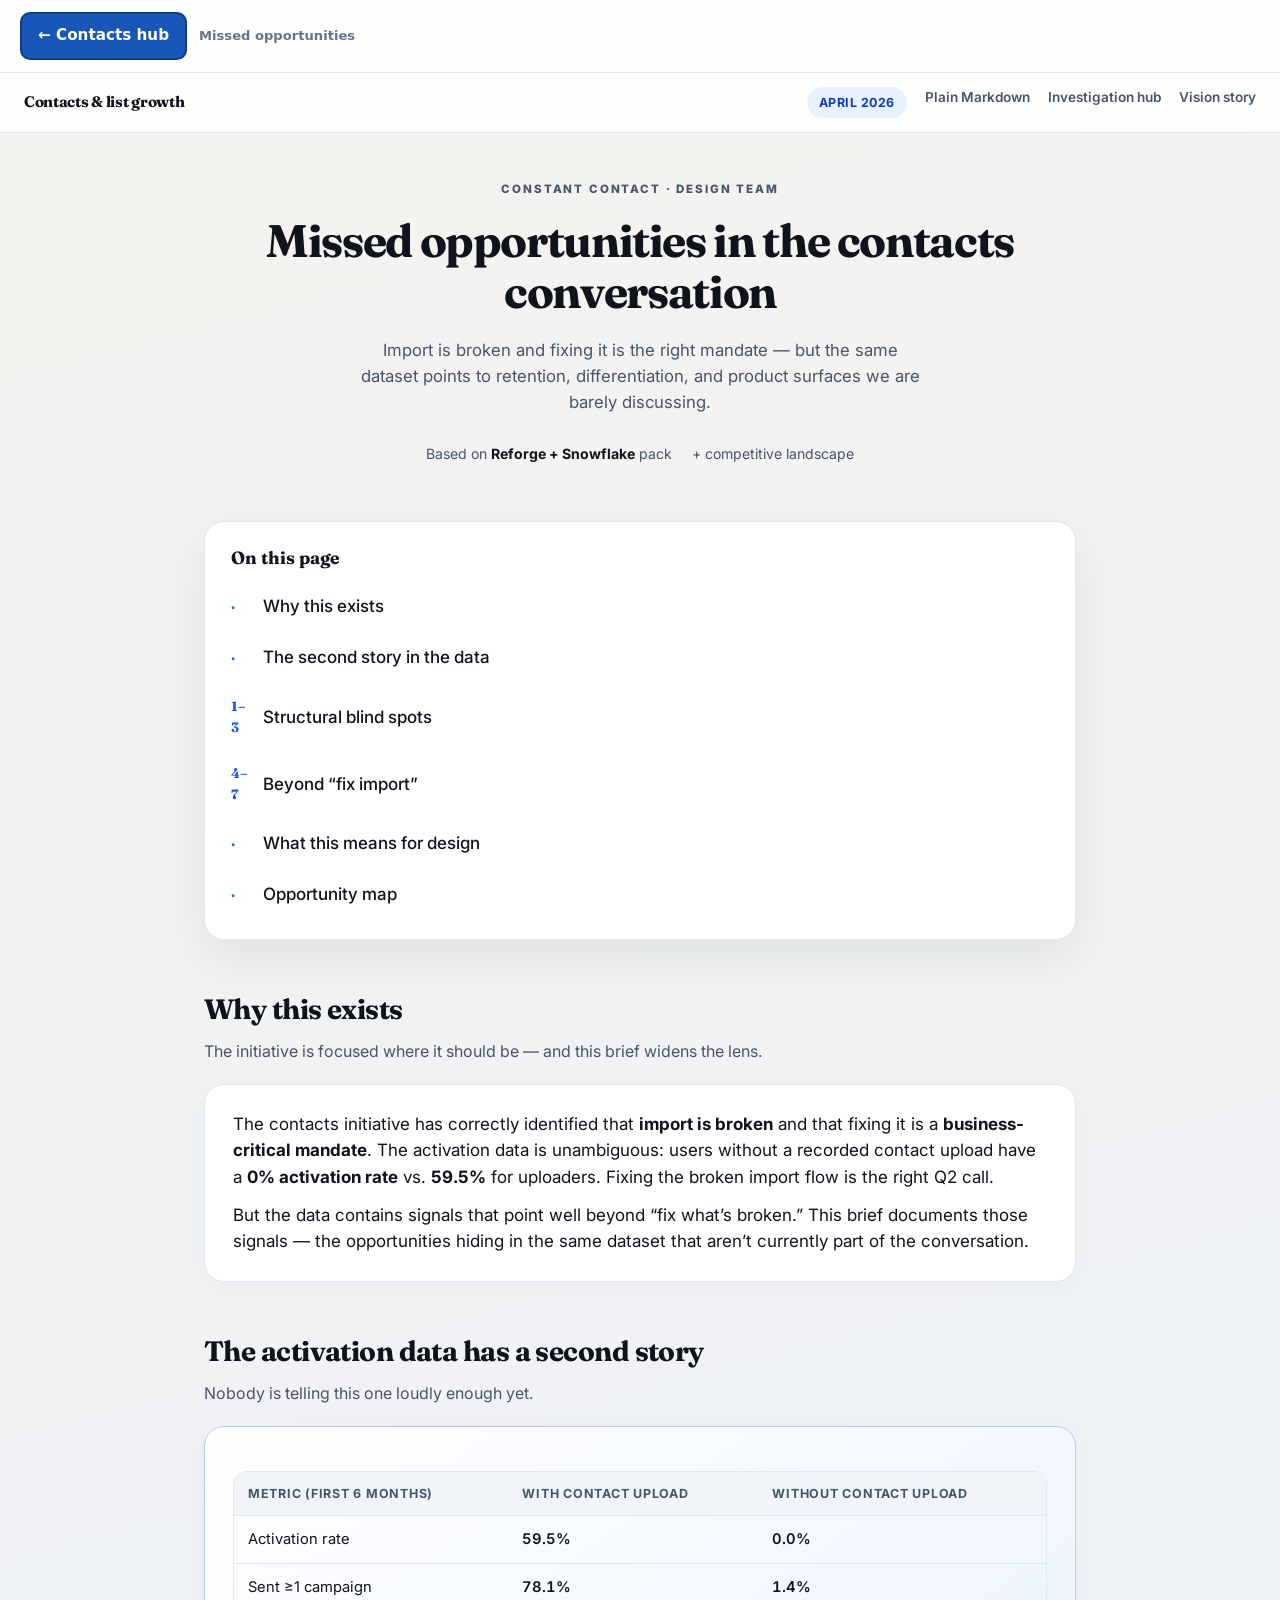
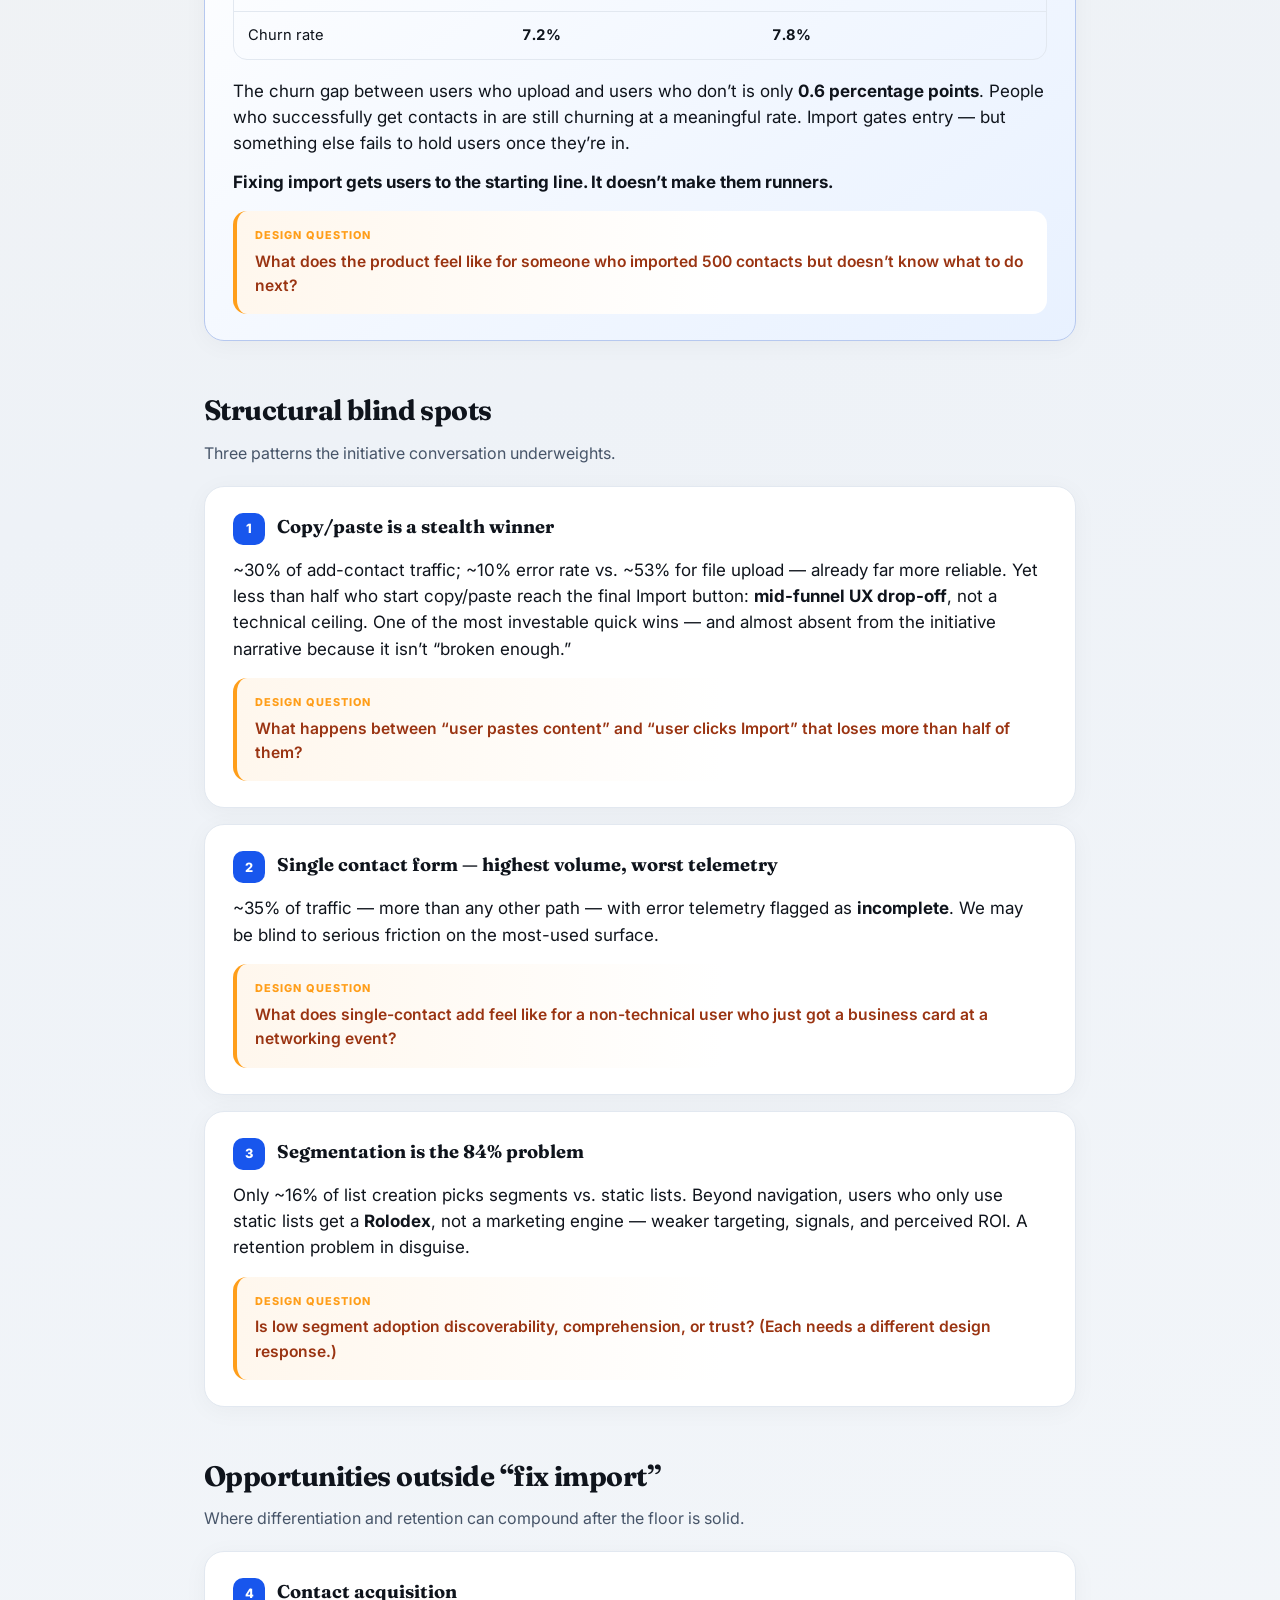
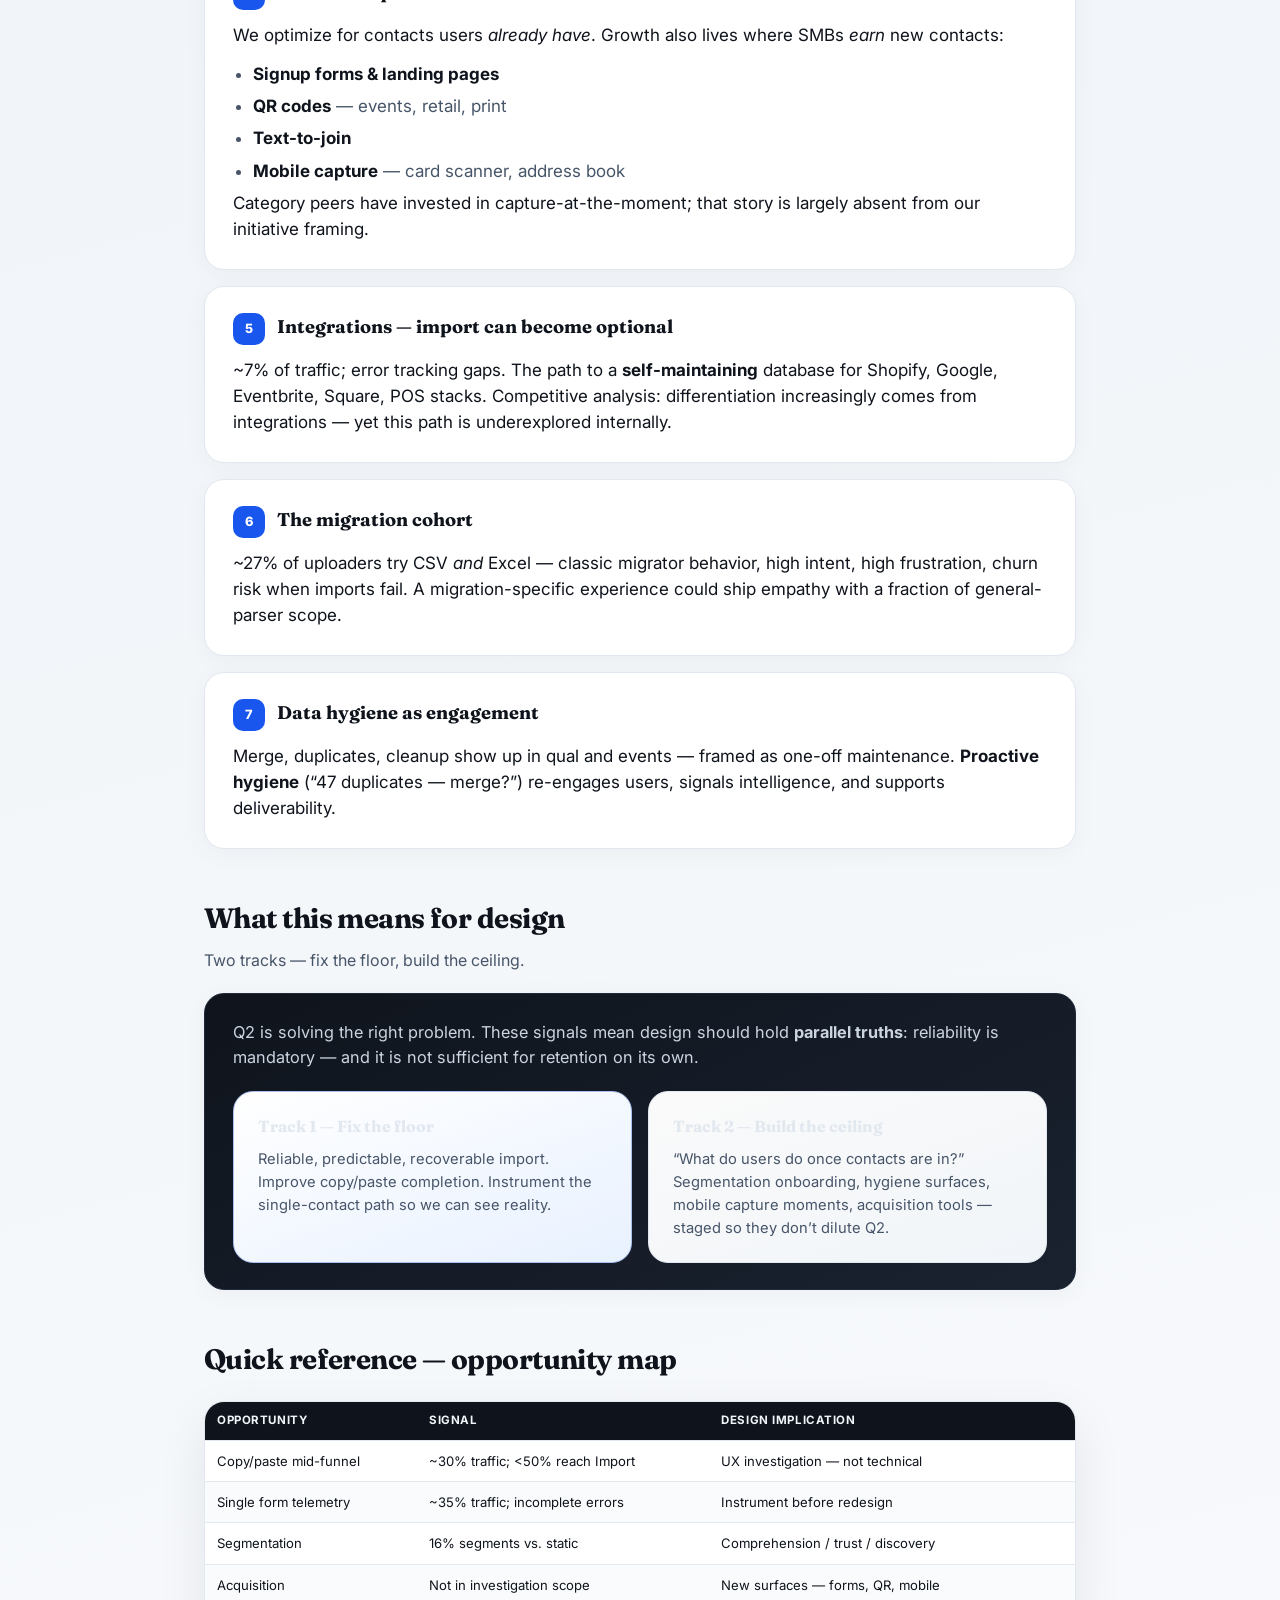
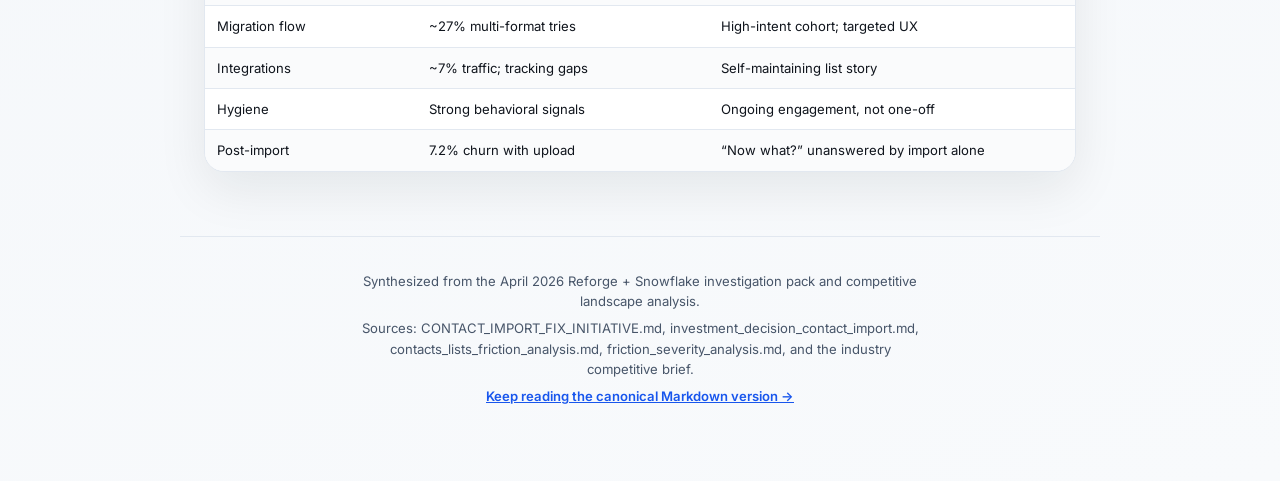
<file: contacts-missed-opportunities-presentation.html>
<!DOCTYPE html>
<html lang="en">
<head>
  <meta charset="utf-8" />
  <meta name="viewport" content="width=device-width, initial-scale=1" />
  <title>Missed opportunities — Contacts &amp; list growth</title>
  <link rel="preconnect" href="https://fonts.googleapis.com" />
  <link rel="preconnect" href="https://fonts.gstatic.com" crossorigin />
  <link href="https://fonts.googleapis.com/css2?family=Fraunces:opsz,wght@9..144,500;9..144,700;9..144,800&family=Inter:wght@400;500;600;700&display=swap" rel="stylesheet" />
  <link rel="stylesheet" href="./hub-subpage.css" />
  <style>
    :root {
      --ink: #0f141c;
      --muted: #475569;
      --line: #e2e8f0;
      --surface: #f8fafc;
      --card: #ffffff;
      --blue: #1856ed;
      --blue-soft: #e8f1ff;
      --blue-deep: #0f3cb8;
      --orange: #ff9e1a;
      --stone-100: #f1f5f9;
      --shadow: 0 18px 50px rgba(15, 20, 28, 0.08);
      --radius: 20px;
      --font-display: "Fraunces", Georgia, serif;
      --font-body: "Inter", system-ui, sans-serif;
    }
    * { box-sizing: border-box; }
    html { scroll-behavior: smooth; }
    body {
      margin: 0;
      font-family: var(--font-body);
      font-size: 17px;
      line-height: 1.55;
      color: var(--ink);
      background: linear-gradient(165deg, #f5f3ef 0%, #eef2f7 38%, #f8fafc 100%);
      min-height: 100vh;
    }
    a { color: var(--blue); font-weight: 600; }
    a:hover { color: var(--blue-deep); }

    .topbar {
      position: sticky;
      top: 0;
      z-index: 20;
      display: flex;
      flex-wrap: wrap;
      align-items: center;
      justify-content: space-between;
      gap: 12px;
      padding: 14px 24px;
      background: rgba(255, 255, 255, 0.86);
      backdrop-filter: blur(12px);
      border-bottom: 1px solid var(--line);
    }
    .topbar__brand {
      font-family: var(--font-display);
      font-weight: 700;
      font-size: 0.95rem;
      letter-spacing: -0.02em;
      color: var(--ink);
    }
    .topbar__links {
      display: flex;
      flex-wrap: wrap;
      gap: 10px 18px;
      font-size: 0.85rem;
    }
    .topbar__links a {
      text-decoration: none;
      font-weight: 600;
      color: var(--muted);
    }
    .topbar__links a:hover { color: var(--blue); }
    .topbar__pill {
      display: inline-flex;
      align-items: center;
      gap: 6px;
      padding: 6px 12px;
      border-radius: 999px;
      background: var(--blue-soft);
      color: var(--blue-deep);
      font-size: 0.78rem;
      font-weight: 700;
      letter-spacing: 0.04em;
      text-transform: uppercase;
    }

    .hero {
      max-width: 920px;
      margin: 0 auto;
      padding: 48px 24px 56px;
      text-align: center;
    }
    .hero__eyebrow {
      font-size: 0.72rem;
      font-weight: 800;
      letter-spacing: 0.16em;
      text-transform: uppercase;
      color: var(--muted);
      margin: 0 0 16px;
    }
    .hero h1 {
      font-family: var(--font-display);
      font-weight: 700;
      font-size: clamp(2rem, 5vw, 2.85rem);
      line-height: 1.12;
      letter-spacing: -0.03em;
      margin: 0 0 20px;
      color: var(--ink);
    }
    .hero__sub {
      max-width: 52ch;
      margin: 0 auto 28px;
      font-size: 1.05rem;
      color: var(--muted);
    }
    .hero__meta {
      display: flex;
      flex-wrap: wrap;
      justify-content: center;
      gap: 10px 20px;
      font-size: 0.88rem;
      color: var(--muted);
    }
    .hero__meta strong { color: var(--ink); }

    .toc {
      max-width: 920px;
      margin: 0 auto 48px;
      padding: 0 24px;
    }
    .toc__inner {
      background: var(--card);
      border: 1px solid var(--line);
      border-radius: var(--radius);
      padding: 22px 26px;
      box-shadow: var(--shadow);
    }
    .toc h2 {
      margin: 0 0 14px;
      font-family: var(--font-display);
      font-size: 1.1rem;
      font-weight: 700;
    }
    .toc ul {
      margin: 0;
      padding: 0;
      list-style: none;
      display: grid;
      gap: 8px;
    }
    .toc a {
      display: flex;
      align-items: center;
      gap: 10px;
      padding: 8px 0;
      text-decoration: none;
      color: var(--ink);
      font-weight: 500;
      border-bottom: 1px solid transparent;
    }
    .toc a:hover { border-color: var(--blue); color: var(--blue); }
    .toc span.num {
      font-family: var(--font-display);
      font-weight: 700;
      font-size: 0.85rem;
      color: var(--blue);
      width: 1.6em;
    }

    .section {
      max-width: 920px;
      margin: 0 auto 48px;
      padding: 0 24px;
    }
    .section__head {
      margin-bottom: 20px;
    }
    .section__head h2 {
      font-family: var(--font-display);
      font-size: clamp(1.45rem, 3vw, 1.75rem);
      font-weight: 700;
      letter-spacing: -0.02em;
      margin: 0 0 8px;
    }
    .section__head p {
      margin: 0;
      color: var(--muted);
      font-size: 1rem;
    }

    .card {
      background: var(--card);
      border: 1px solid var(--line);
      border-radius: var(--radius);
      padding: 26px 28px;
      margin-bottom: 16px;
      box-shadow: 0 4px 24px rgba(15, 20, 28, 0.04);
    }
    .card--accent {
      border-color: color-mix(in srgb, var(--blue) 22%, var(--line));
      background: linear-gradient(145deg, #ffffff 0%, var(--blue-soft) 100%);
    }
    .card--dark {
      background: linear-gradient(155deg, #0f141c 0%, #1a2230 100%);
      color: #e2e8f0;
      border-color: #1e293b;
    }
    .card--dark h3 { color: #fff; }
    .card--dark p { color: #cbd5e1; }
    .card--dark .design-q { background: rgba(24, 86, 237, 0.25); border-color: rgba(96, 165, 250, 0.35); color: #e0f2fe; }

    .card h3 {
      font-family: var(--font-display);
      font-size: 1.15rem;
      font-weight: 700;
      margin: 0 0 12px;
      display: flex;
      align-items: flex-start;
      gap: 12px;
    }
    .card h3 .badge {
      flex-shrink: 0;
      display: inline-grid;
      place-items: center;
      min-width: 2rem;
      height: 2rem;
      padding: 0 8px;
      border-radius: 10px;
      background: var(--blue);
      color: #fff;
      font-family: var(--font-body);
      font-size: 0.8rem;
      font-weight: 800;
    }
    .card p { margin: 0 0 12px; }
    .card p:last-child { margin-bottom: 0; }
    .card ul {
      margin: 12px 0 0;
      padding-left: 1.2em;
      color: var(--muted);
    }
    .card li { margin-bottom: 6px; }
    .card li strong { color: var(--ink); }

    .design-q {
      margin-top: 16px;
      padding: 16px 18px;
      border-radius: 14px;
      border-left: 4px solid var(--orange);
      background: linear-gradient(90deg, #fff7ed 0%, #fff 60%);
      font-size: 0.98rem;
      font-weight: 600;
      color: #9a3412;
    }
    .design-q::before {
      content: "Design question";
      display: block;
      font-size: 0.68rem;
      font-weight: 800;
      letter-spacing: 0.1em;
      text-transform: uppercase;
      color: var(--orange);
      margin-bottom: 6px;
    }

    .data-table-wrap {
      overflow-x: auto;
      margin: 18px 0;
      border-radius: 14px;
      border: 1px solid var(--line);
    }
    table.data {
      width: 100%;
      border-collapse: collapse;
      font-size: 0.92rem;
      min-width: 420px;
    }
    table.data th,
    table.data td {
      padding: 12px 14px;
      text-align: left;
      border-bottom: 1px solid var(--line);
    }
    table.data th {
      background: var(--stone-100);
      font-weight: 700;
      font-size: 0.78rem;
      text-transform: uppercase;
      letter-spacing: 0.06em;
      color: var(--muted);
    }
    table.data tr:last-child td { border-bottom: 0; }
    table.data td:nth-child(2),
    table.data td:nth-child(3) {
      font-variant-numeric: tabular-nums;
      font-weight: 600;
    }

    .tracks {
      display: grid;
      grid-template-columns: repeat(auto-fit, minmax(260px, 1fr));
      gap: 16px;
      margin-top: 20px;
    }
    .track {
      border-radius: var(--radius);
      padding: 22px 24px;
      border: 1px solid var(--line);
    }
    .track--1 {
      background: linear-gradient(160deg, #fff 0%, var(--blue-soft) 100%);
      border-color: color-mix(in srgb, var(--blue) 28%, var(--line));
    }
    .track--2 {
      background: linear-gradient(160deg, #fafafa 0%, #f1f5f9 100%);
    }
    .track h4 {
      margin: 0 0 10px;
      font-family: var(--font-display);
      font-size: 1rem;
      font-weight: 700;
    }
    .track p { margin: 0; font-size: 0.92rem; color: var(--muted); }

    .map-table-wrap {
      overflow-x: auto;
      border-radius: var(--radius);
      border: 1px solid var(--line);
      background: var(--card);
      box-shadow: var(--shadow);
    }
    table.map {
      width: 100%;
      border-collapse: collapse;
      font-size: 0.82rem;
    }
    table.map th,
    table.map td {
      padding: 10px 12px;
      text-align: left;
      vertical-align: top;
      border-bottom: 1px solid var(--line);
    }
    table.map th {
      background: #0f141c;
      color: #f1f5f9;
      font-weight: 700;
      font-size: 0.72rem;
      text-transform: uppercase;
      letter-spacing: 0.05em;
    }
    table.map tr:nth-child(even) td { background: #fafbfc; }
    table.map tr:last-child td { border-bottom: 0; }

    footer.footer {
      max-width: 920px;
      margin: 64px auto 40px;
      padding: 28px 24px;
      text-align: center;
      font-size: 0.82rem;
      color: var(--muted);
      border-top: 1px solid var(--line);
    }
    footer.footer p { margin: 0.5em 0; max-width: 70ch; margin-left: auto; margin-right: auto; }

    @media print {
      .topbar { position: relative; }
      body { background: #fff; }
      .card { break-inside: avoid; }
    }
  </style>
</head>
<body>
  <nav class="hub-subpage-nav" aria-label="Hub">
    <a class="hub-subpage-nav__back" href="./index.html#hub">← Contacts hub</a>
    <span class="hub-subpage-nav__meta">Missed opportunities</span>
  </nav>
  <header class="topbar">
    <span class="topbar__brand">Contacts &amp; list growth</span>
    <nav class="topbar__links" aria-label="Document formats">
      <span class="topbar__pill">April 2026</span>
      <a href="./contacts-missed-opportunities.md">Plain Markdown</a>
      <a href="./contacts-investigation/index.html">Investigation hub</a>
      <a href="./contacts-vision-viewer.html">Vision story</a>
    </nav>
  </header>

  <section class="hero">
    <p class="hero__eyebrow">Constant Contact · Design team</p>
    <h1>Missed opportunities in the contacts conversation</h1>
    <p class="hero__sub">
      Import is broken and fixing it is the right mandate — but the same dataset points to retention, differentiation, and product surfaces we are barely discussing.
    </p>
    <div class="hero__meta">
      <span>Based on <strong>Reforge + Snowflake</strong> pack</span>
      <span>+ competitive landscape</span>
    </div>
  </section>

  <nav class="toc" aria-label="On this page">
    <div class="toc__inner">
      <h2>On this page</h2>
      <ul>
        <li><a href="#why"><span class="num">·</span> Why this exists</a></li>
        <li><a href="#data"><span class="num">·</span> The second story in the data</a></li>
        <li><a href="#blind"><span class="num">1–3</span> Structural blind spots</a></li>
        <li><a href="#outside"><span class="num">4–7</span> Beyond “fix import”</a></li>
        <li><a href="#design"><span class="num">·</span> What this means for design</a></li>
        <li><a href="#map"><span class="num">·</span> Opportunity map</a></li>
      </ul>
    </div>
  </nav>

  <article>
    <section class="section" id="why">
      <div class="section__head">
        <h2>Why this exists</h2>
        <p>The initiative is focused where it should be — and this brief widens the lens.</p>
      </div>
      <div class="card">
        <p>
          The contacts initiative has correctly identified that <strong>import is broken</strong> and that fixing it is a
          <strong>business-critical mandate</strong>. The activation data is unambiguous: users without a recorded contact upload have a
          <strong>0% activation rate</strong> vs. <strong>59.5%</strong> for uploaders. Fixing the broken import flow is the right Q2 call.
        </p>
        <p>
          But the data contains signals that point well beyond “fix what’s broken.” This brief documents those signals — the opportunities hiding in the same dataset that aren’t currently part of the conversation.
        </p>
      </div>
    </section>

    <section class="section" id="data">
      <div class="section__head">
        <h2>The activation data has a second story</h2>
        <p>Nobody is telling this one loudly enough yet.</p>
      </div>
      <div class="card card--accent">
        <div class="data-table-wrap">
          <table class="data">
            <thead>
              <tr>
                <th scope="col">Metric (first 6 months)</th>
                <th scope="col">With contact upload</th>
                <th scope="col">Without contact upload</th>
              </tr>
            </thead>
            <tbody>
              <tr><td>Activation rate</td><td>59.5%</td><td>0.0%</td></tr>
              <tr><td>Sent ≥1 campaign</td><td>78.1%</td><td>1.4%</td></tr>
              <tr><td>Churn rate</td><td><strong>7.2%</strong></td><td><strong>7.8%</strong></td></tr>
            </tbody>
          </table>
        </div>
        <p>
          The churn gap between users who upload and users who don’t is only <strong>0.6 percentage points</strong>.
          People who successfully get contacts in are still churning at a meaningful rate. Import gates entry — but something else fails to hold users once they’re in.
        </p>
        <p><strong>Fixing import gets users to the starting line. It doesn’t make them runners.</strong></p>
        <div class="design-q">
          What does the product feel like for someone who imported 500 contacts but doesn’t know what to do next?
        </div>
      </div>
    </section>

    <section class="section" id="blind">
      <div class="section__head">
        <h2>Structural blind spots</h2>
        <p>Three patterns the initiative conversation underweights.</p>
      </div>

      <div class="card">
        <h3><span class="badge">1</span> Copy/paste is a stealth winner</h3>
        <p>
          ~30% of add-contact traffic; ~10% error rate vs. ~53% for file upload — already far more reliable. Yet less than half who start copy/paste reach the final Import button: <strong>mid-funnel UX drop-off</strong>, not a technical ceiling. One of the most investable quick wins — and almost absent from the initiative narrative because it isn’t “broken enough.”
        </p>
        <div class="design-q">
          What happens between “user pastes content” and “user clicks Import” that loses more than half of them?
        </div>
      </div>

      <div class="card">
        <h3><span class="badge">2</span> Single contact form — highest volume, worst telemetry</h3>
        <p>
          ~35% of traffic — more than any other path — with error telemetry flagged as <strong>incomplete</strong>. We may be blind to serious friction on the most-used surface.
        </p>
        <div class="design-q">
          What does single-contact add feel like for a non-technical user who just got a business card at a networking event?
        </div>
      </div>

      <div class="card">
        <h3><span class="badge">3</span> Segmentation is the 84% problem</h3>
        <p>
          Only ~16% of list creation picks segments vs. static lists. Beyond navigation, users who only use static lists get a <strong>Rolodex</strong>, not a marketing engine — weaker targeting, signals, and perceived ROI. A retention problem in disguise.
        </p>
        <div class="design-q">
          Is low segment adoption discoverability, comprehension, or trust? (Each needs a different design response.)
        </div>
      </div>
    </section>

    <section class="section" id="outside">
      <div class="section__head">
        <h2>Opportunities outside “fix import”</h2>
        <p>Where differentiation and retention can compound after the floor is solid.</p>
      </div>

      <div class="card">
        <h3><span class="badge">4</span> Contact acquisition</h3>
        <p>We optimize for contacts users <em>already have</em>. Growth also lives where SMBs <em>earn</em> new contacts:</p>
        <ul>
          <li><strong>Signup forms &amp; landing pages</strong></li>
          <li><strong>QR codes</strong> — events, retail, print</li>
          <li><strong>Text-to-join</strong></li>
          <li><strong>Mobile capture</strong> — card scanner, address book</li>
        </ul>
        <p>Category peers have invested in capture-at-the-moment; that story is largely absent from our initiative framing.</p>
      </div>

      <div class="card">
        <h3><span class="badge">5</span> Integrations — import can become optional</h3>
        <p>
          ~7% of traffic; error tracking gaps. The path to a <strong>self-maintaining</strong> database for Shopify, Google, Eventbrite, Square, POS stacks. Competitive analysis: differentiation increasingly comes from integrations — yet this path is underexplored internally.
        </p>
      </div>

      <div class="card">
        <h3><span class="badge">6</span> The migration cohort</h3>
        <p>
          ~27% of uploaders try CSV <em>and</em> Excel — classic migrator behavior, high intent, high frustration, churn risk when imports fail. A migration-specific experience could ship empathy with a fraction of general-parser scope.
        </p>
      </div>

      <div class="card">
        <h3><span class="badge">7</span> Data hygiene as engagement</h3>
        <p>
          Merge, duplicates, cleanup show up in qual and events — framed as one-off maintenance. <strong>Proactive hygiene</strong> (“47 duplicates — merge?”) re-engages users, signals intelligence, and supports deliverability.
        </p>
      </div>
    </section>

    <section class="section" id="design">
      <div class="section__head">
        <h2>What this means for design</h2>
        <p>Two tracks — fix the floor, build the ceiling.</p>
      </div>
      <div class="card card--dark">
        <p style="margin-bottom: 20px; font-size: 1.02rem;">
          Q2 is solving the right problem. These signals mean design should hold <strong>parallel truths</strong>: reliability is mandatory — and it is not sufficient for retention on its own.
        </p>
        <div class="tracks">
          <div class="track track--1">
            <h4>Track 1 — Fix the floor</h4>
            <p>Reliable, predictable, recoverable import. Improve copy/paste completion. Instrument the single-contact path so we can see reality.</p>
          </div>
          <div class="track track--2">
            <h4>Track 2 — Build the ceiling</h4>
            <p>“What do users do once contacts are in?” Segmentation onboarding, hygiene surfaces, mobile capture moments, acquisition tools — staged so they don’t dilute Q2.</p>
          </div>
        </div>
      </div>
    </section>

    <section class="section" id="map">
      <div class="section__head">
        <h2>Quick reference — opportunity map</h2>
      </div>
      <div class="map-table-wrap">
        <table class="map">
          <thead>
            <tr>
              <th scope="col">Opportunity</th>
              <th scope="col">Signal</th>
              <th scope="col">Design implication</th>
            </tr>
          </thead>
          <tbody>
            <tr><td>Copy/paste mid-funnel</td><td>~30% traffic; &lt;50% reach Import</td><td>UX investigation — not technical</td></tr>
            <tr><td>Single form telemetry</td><td>~35% traffic; incomplete errors</td><td>Instrument before redesign</td></tr>
            <tr><td>Segmentation</td><td>16% segments vs. static</td><td>Comprehension / trust / discovery</td></tr>
            <tr><td>Acquisition</td><td>Not in investigation scope</td><td>New surfaces — forms, QR, mobile</td></tr>
            <tr><td>Migration flow</td><td>~27% multi-format tries</td><td>High-intent cohort; targeted UX</td></tr>
            <tr><td>Integrations</td><td>~7% traffic; tracking gaps</td><td>Self-maintaining list story</td></tr>
            <tr><td>Hygiene</td><td>Strong behavioral signals</td><td>Ongoing engagement, not one-off</td></tr>
            <tr><td>Post-import</td><td>7.2% churn with upload</td><td>“Now what?” unanswered by import alone</td></tr>
          </tbody>
        </table>
      </div>
    </section>
  </article>

  <footer class="footer">
    <p>
      Synthesized from the April 2026 Reforge + Snowflake investigation pack and competitive landscape analysis.
    </p>
    <p>
      Sources: CONTACT_IMPORT_FIX_INITIATIVE.md, investment_decision_contact_import.md, contacts_lists_friction_analysis.md, friction_severity_analysis.md, and the industry competitive brief.
    </p>
    <p>
      <a href="./contacts-missed-opportunities.md">Keep reading the canonical Markdown version →</a>
    </p>
  </footer>
</body>
</html>
</file>
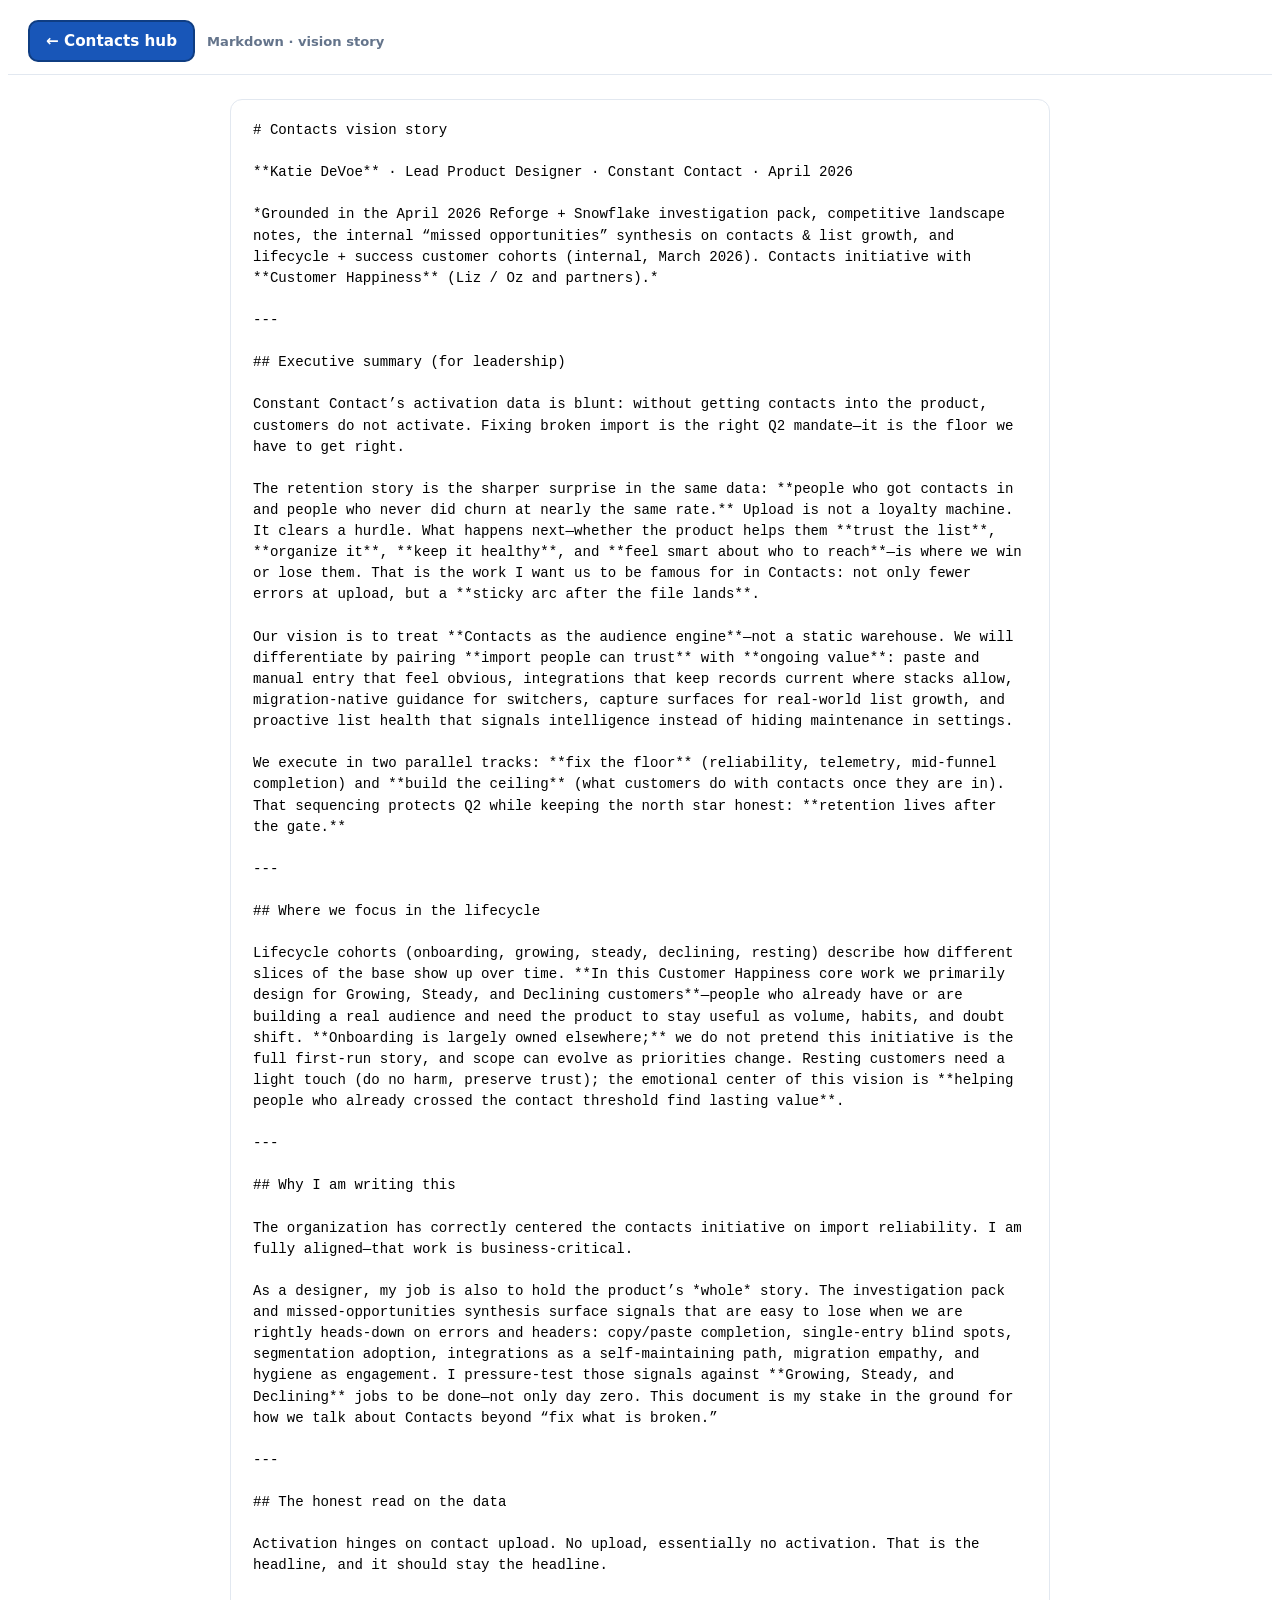
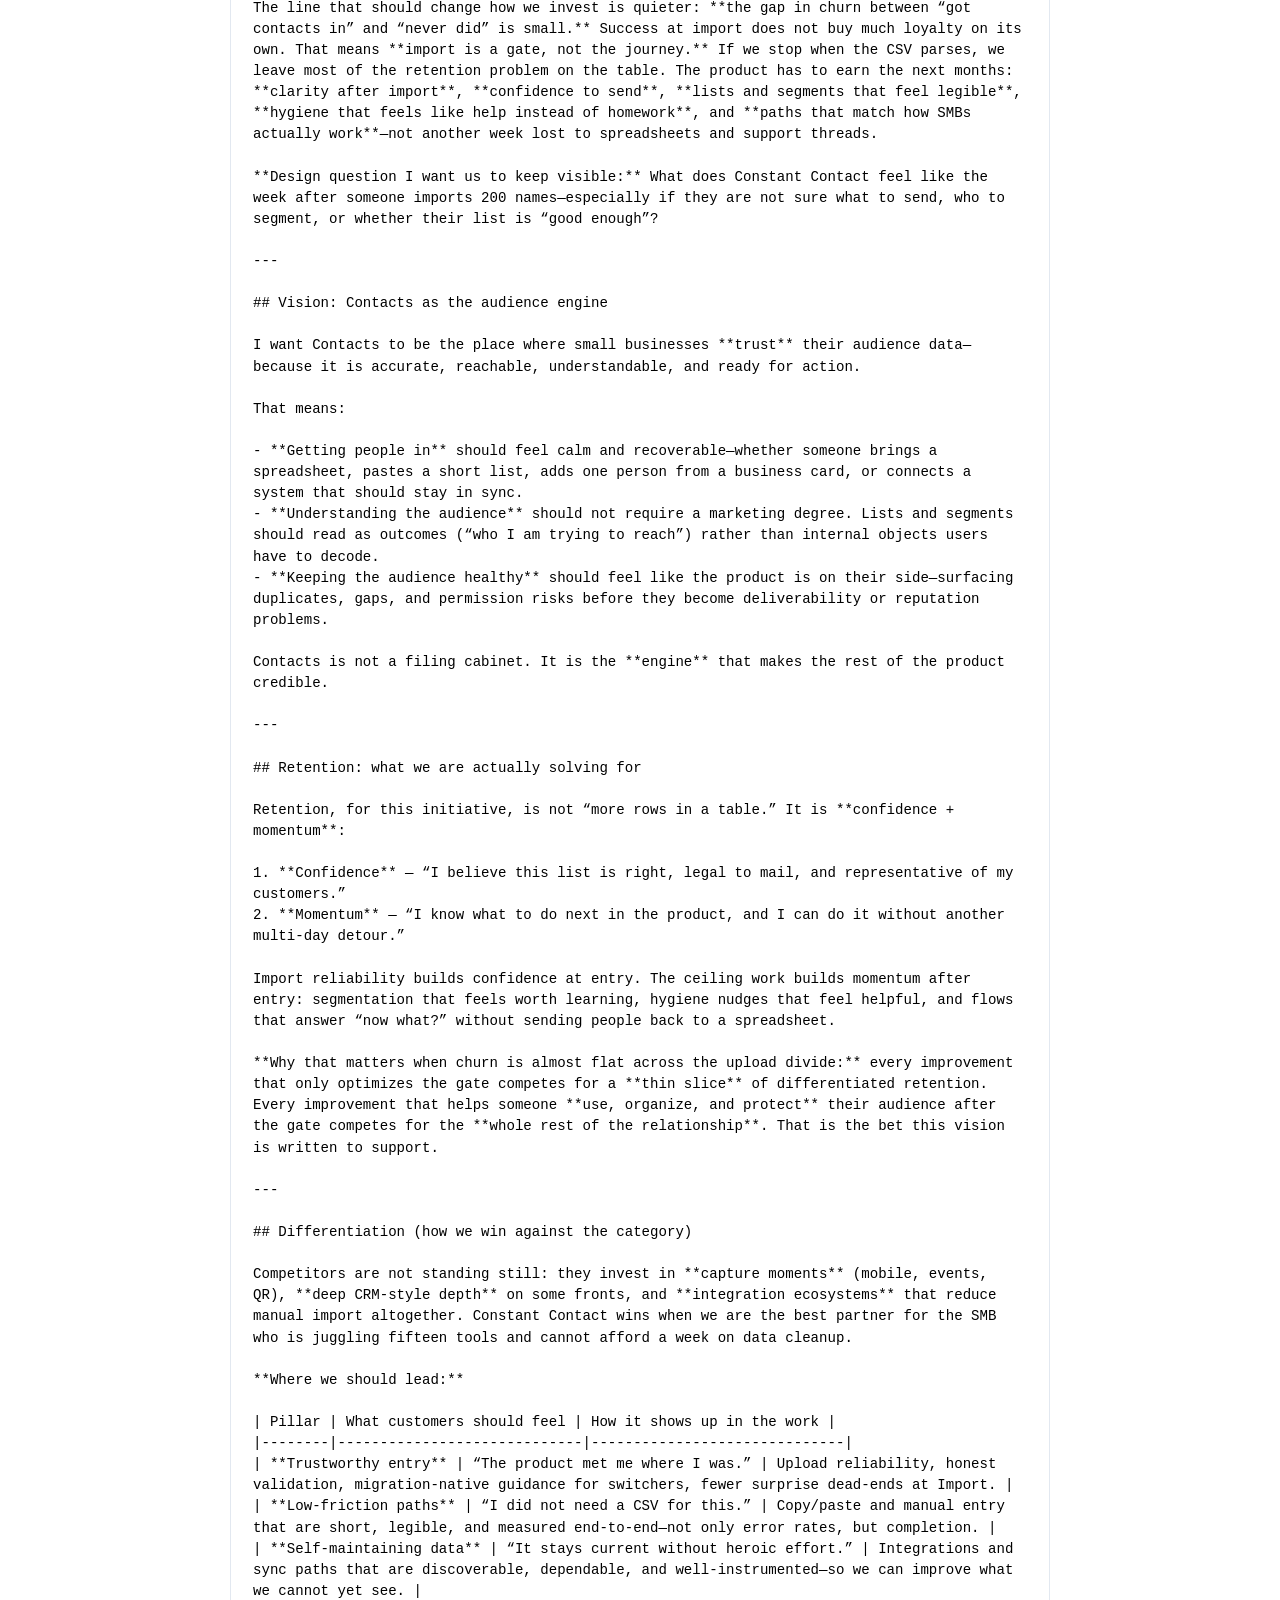
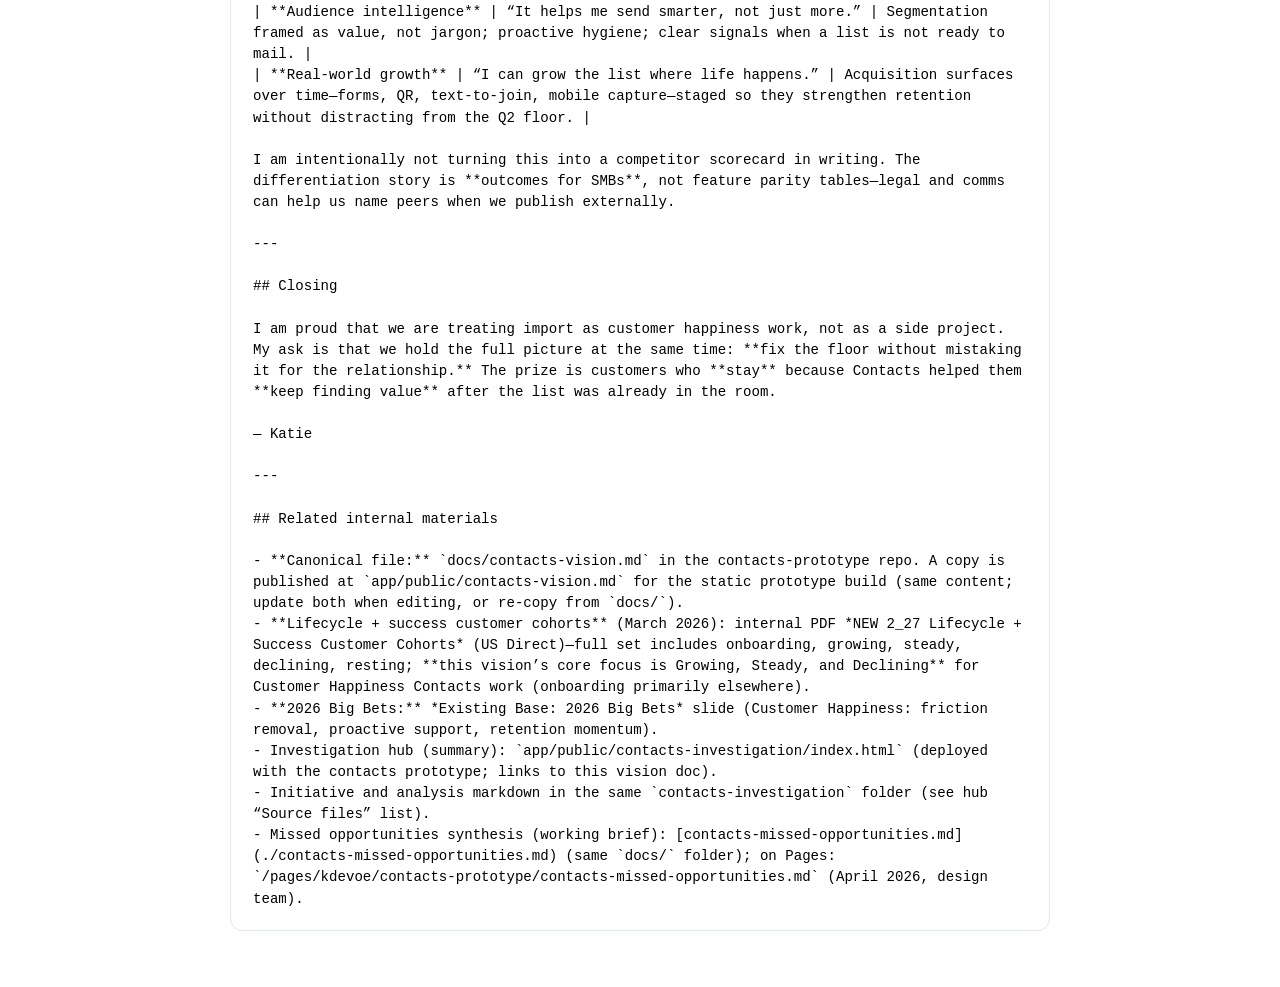
<file: contacts-vision-viewer.html>
<!DOCTYPE html>
<html lang="en">
<head>
  <meta charset="utf-8" />
  <meta name="viewport" content="width=device-width, initial-scale=1" />
  <!-- Bump when contacts-vision.md changes so GitHub Pages / browsers pick up the new file. -->
  <meta name="contacts-vision-rev" content="20260424b" />
  <title>Contacts vision story</title>
  <link rel="stylesheet" href="./hub-subpage.css" />
</head>
<body>
  <nav class="hub-subpage-nav" aria-label="Subpage">
    <a class="hub-subpage-nav__back" href="/contacts-prototype-gh-pages/contacts-investigation/">← Contacts hub</a>
    <span class="hub-subpage-nav__meta">Markdown · vision story</span>
  </nav>
  <main class="hub-subpage-md" id="md" aria-live="polite">
    <p style="font-family:system-ui,sans-serif;color:#64748b">Loading…</p>
  </main>
  <script>
    function esc(s) {
      return s.replace(/&/g, '&amp;').replace(/</g, '&lt;').replace(/>/g, '&gt;');
    }
    var rev = document.querySelector('meta[name="contacts-vision-rev"]');
    var q = rev && rev.getAttribute('content') ? '?v=' + encodeURIComponent(rev.getAttribute('content')) : '';
    fetch('./contacts-vision.md' + q, { cache: 'no-store' })
      .then(function (r) {
        if (!r.ok) throw new Error(String(r.status));
        return r.text();
      })
      .then(function (t) {
        document.getElementById('md').innerHTML = '<pre>' + esc(t) + '</pre>';
      })
      .catch(function () {
        document.getElementById('md').innerHTML =
          '<p style="font-family:system-ui,sans-serif">Could not load <code>contacts-vision.md</code>. Open the <a href="./contacts-vision.md">raw file</a> or return to the <a href="/contacts-prototype-gh-pages/contacts-investigation/">hub</a>.</p>';
      });
  </script>
</body>
</html>
</file>
<file: hub-subpage.css>
/* Shared chrome for static pages linked from the Contacts prototype hub */
.hub-subpage-nav {
  position: sticky;
  top: 0;
  z-index: 100;
  display: flex;
  align-items: center;
  gap: 12px;
  flex-wrap: wrap;
  padding: 12px 20px;
  background: rgba(255, 255, 255, 0.92);
  border-bottom: 1px solid #e2e8f0;
  backdrop-filter: blur(10px);
  font-family: system-ui, -apple-system, "Segoe UI", Roboto, sans-serif;
}
.hub-subpage-nav__back {
  display: inline-flex;
  align-items: center;
  gap: 8px;
  padding: 10px 16px;
  font-size: 0.95rem;
  font-weight: 700;
  color: #fff;
  text-decoration: none;
  background: #1856b8;
  border-radius: 10px;
  border: 2px solid #0f3d82;
}
.hub-subpage-nav__back:hover {
  background: #144a9e;
}
.hub-subpage-nav__meta {
  font-size: 0.82rem;
  color: #64748b;
  font-weight: 600;
}
.hub-subpage-md {
  max-width: 820px;
  margin: 0 auto;
  padding: 24px 20px 48px;
}
.hub-subpage-md pre {
  margin: 0;
  padding: 20px 22px;
  background: #fff;
  border: 1px solid #e2e8f0;
  border-radius: 12px;
  font-size: 0.88rem;
  line-height: 1.5;
  white-space: pre-wrap;
  word-break: break-word;
  overflow-x: auto;
}
</file>
